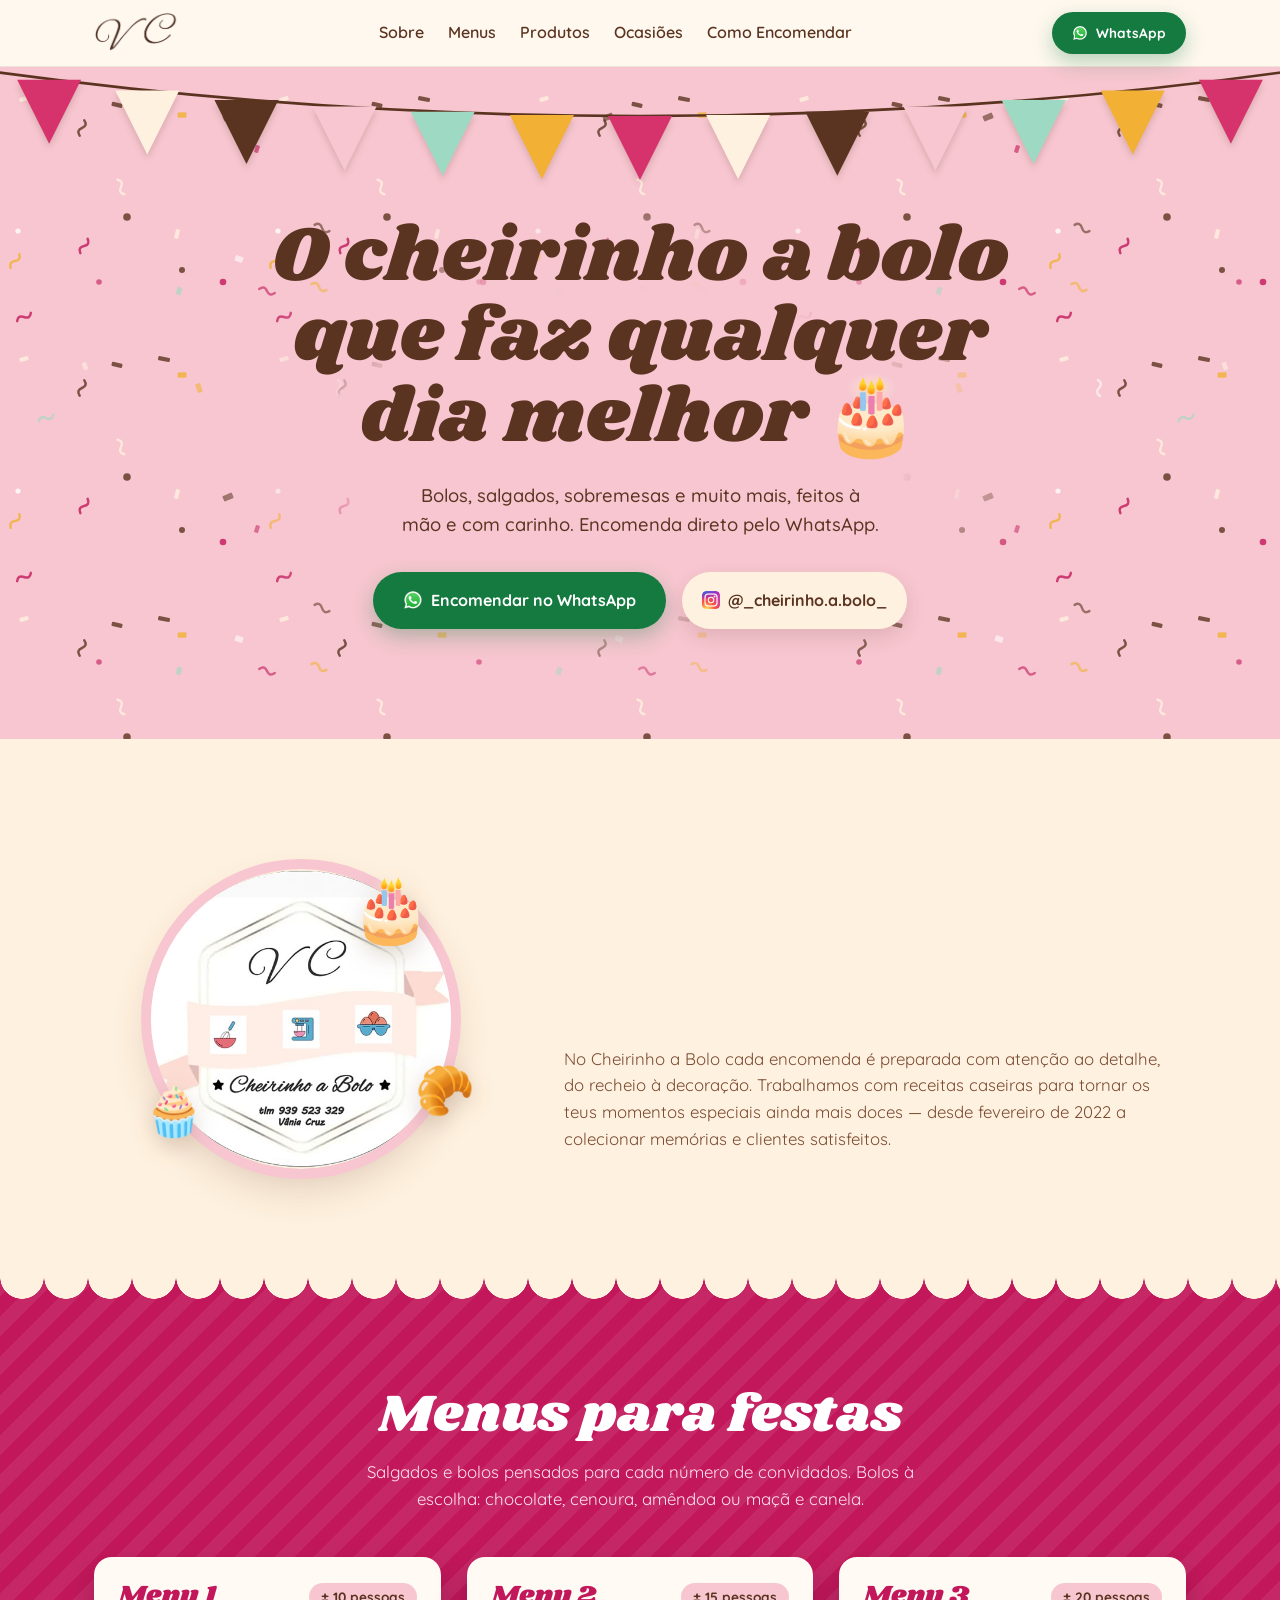
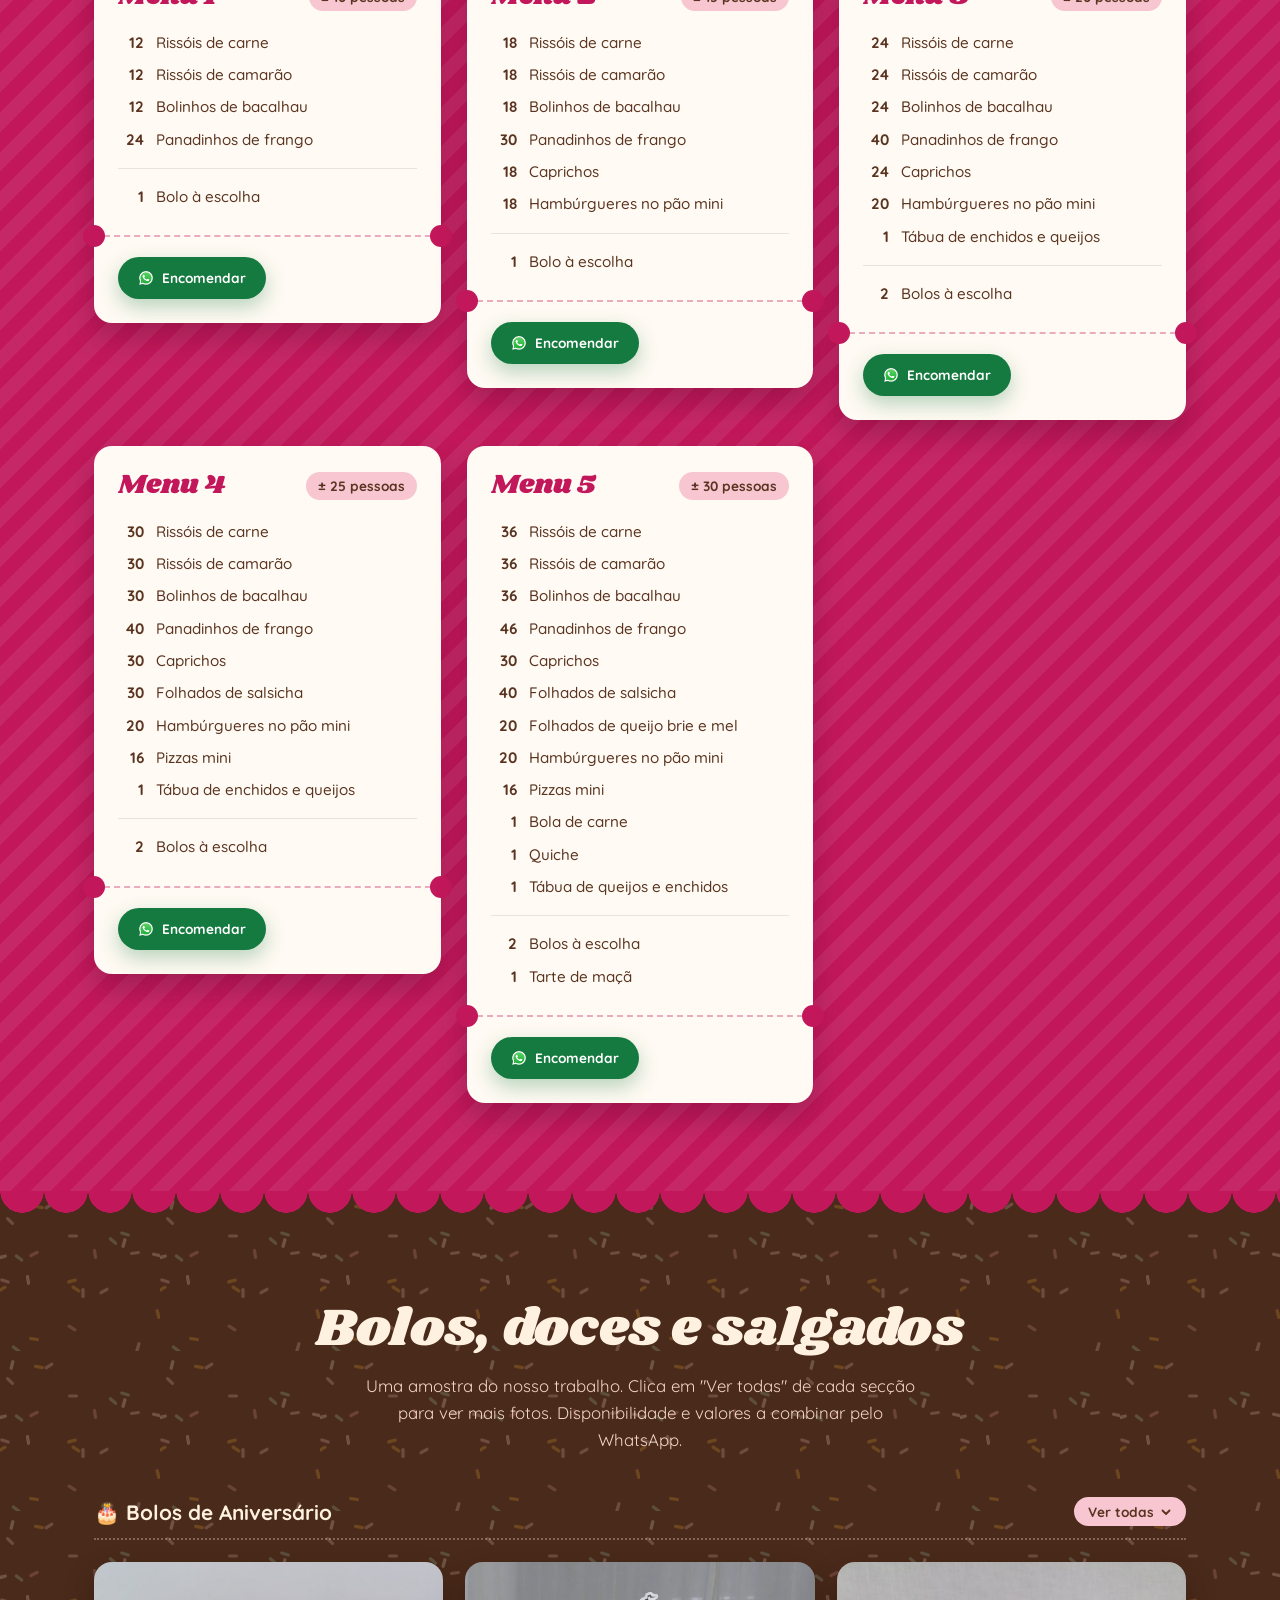
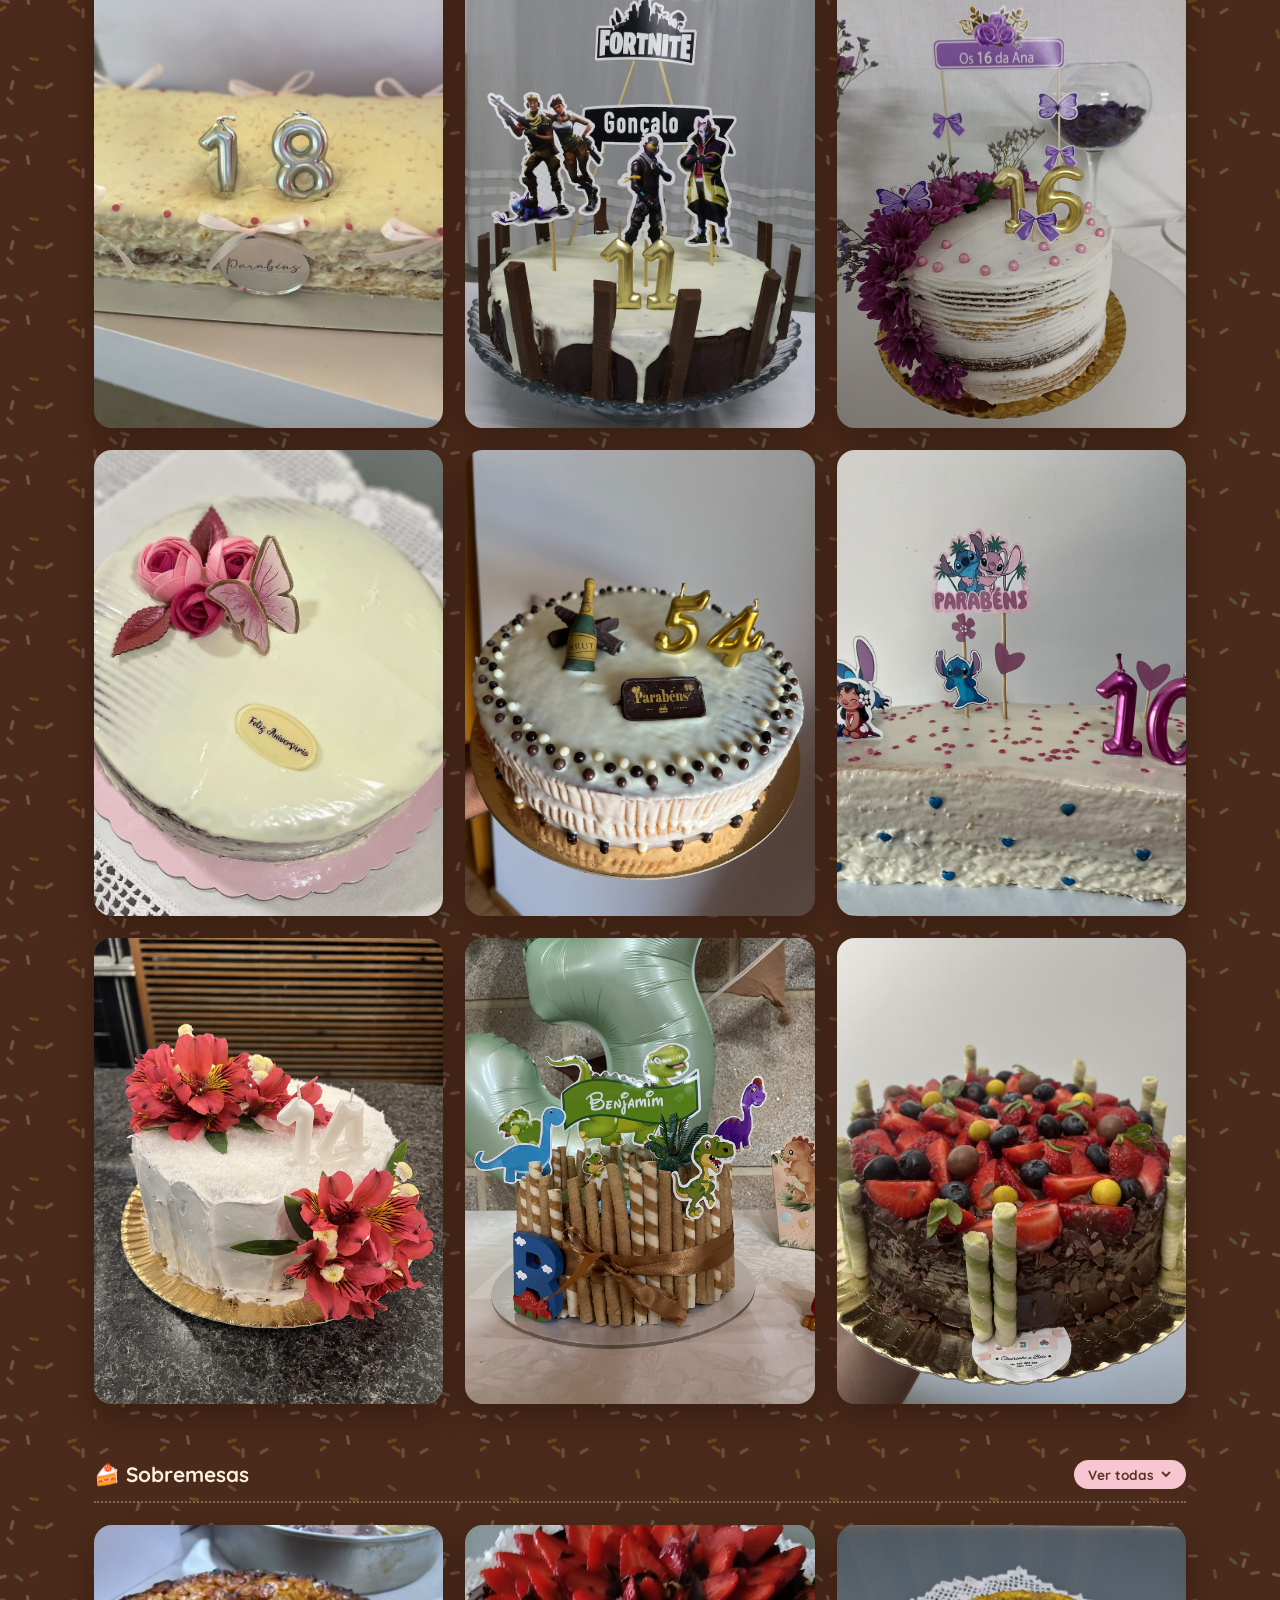
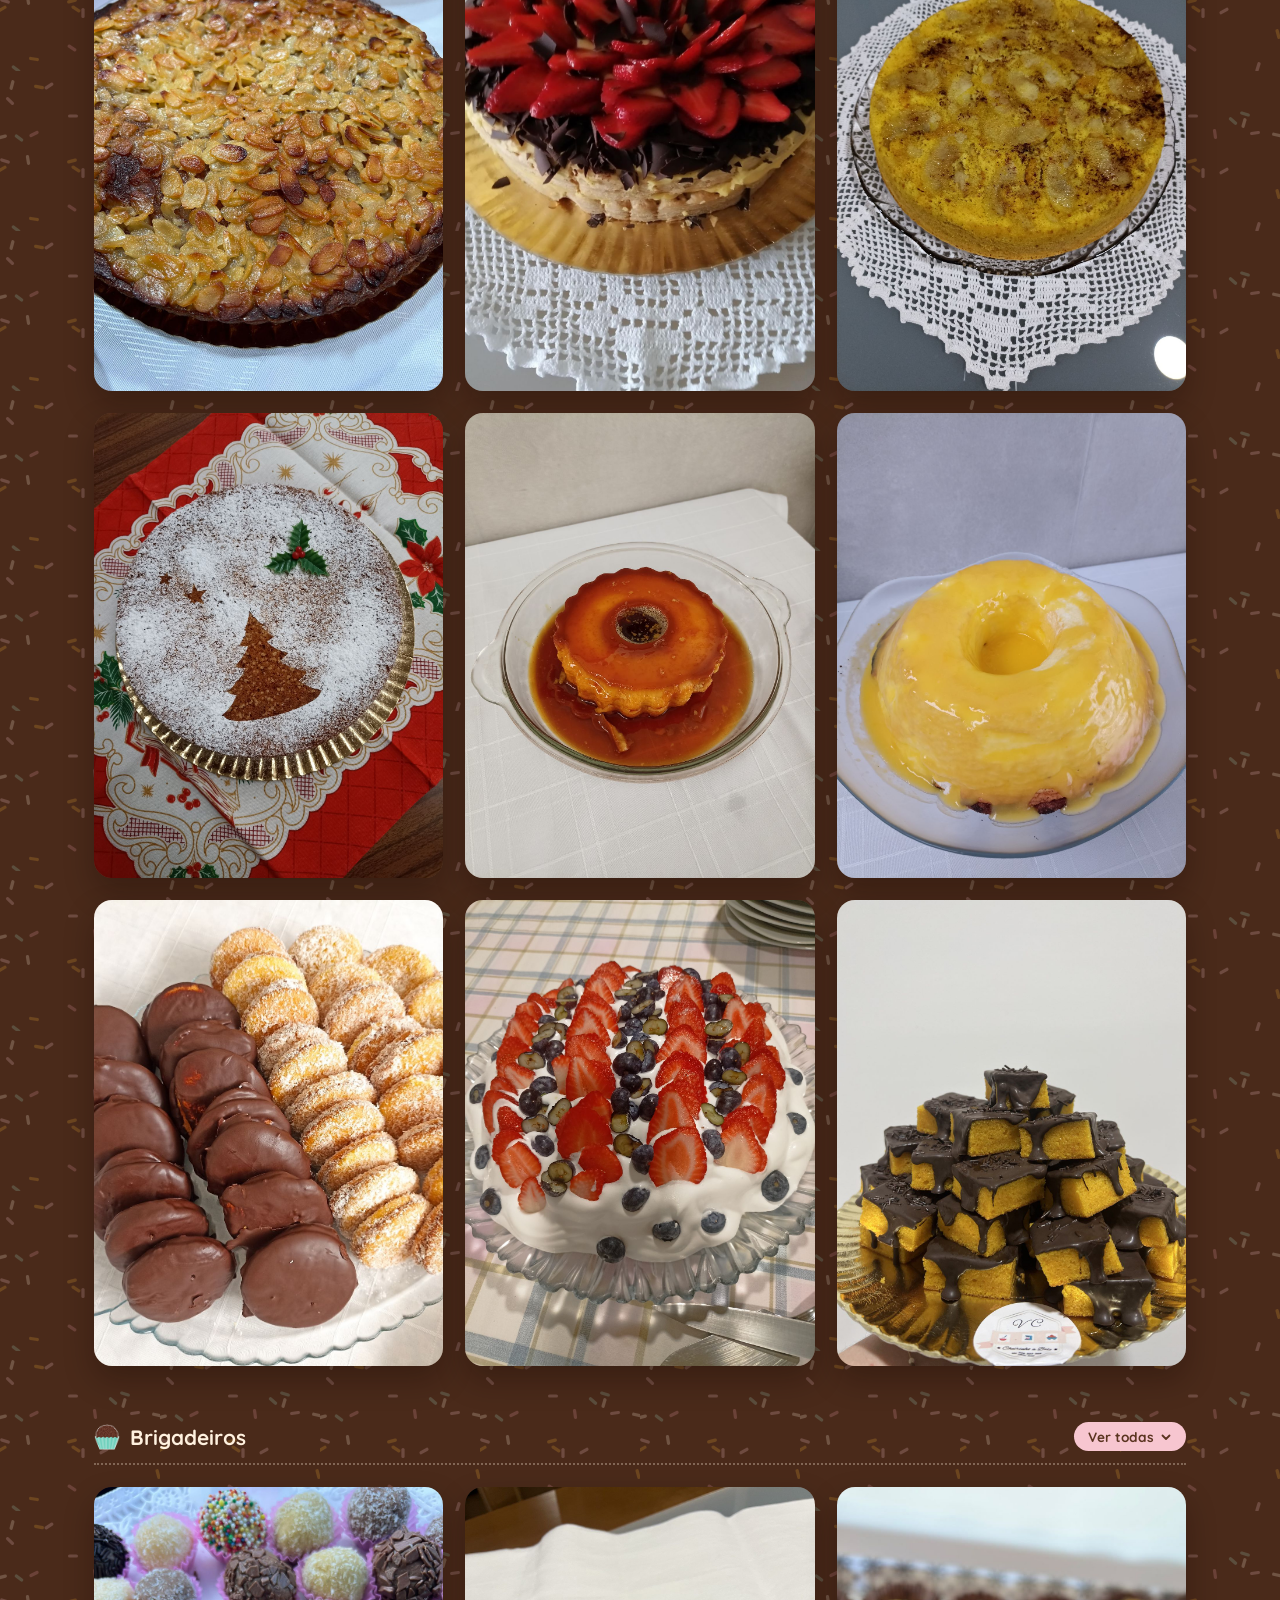
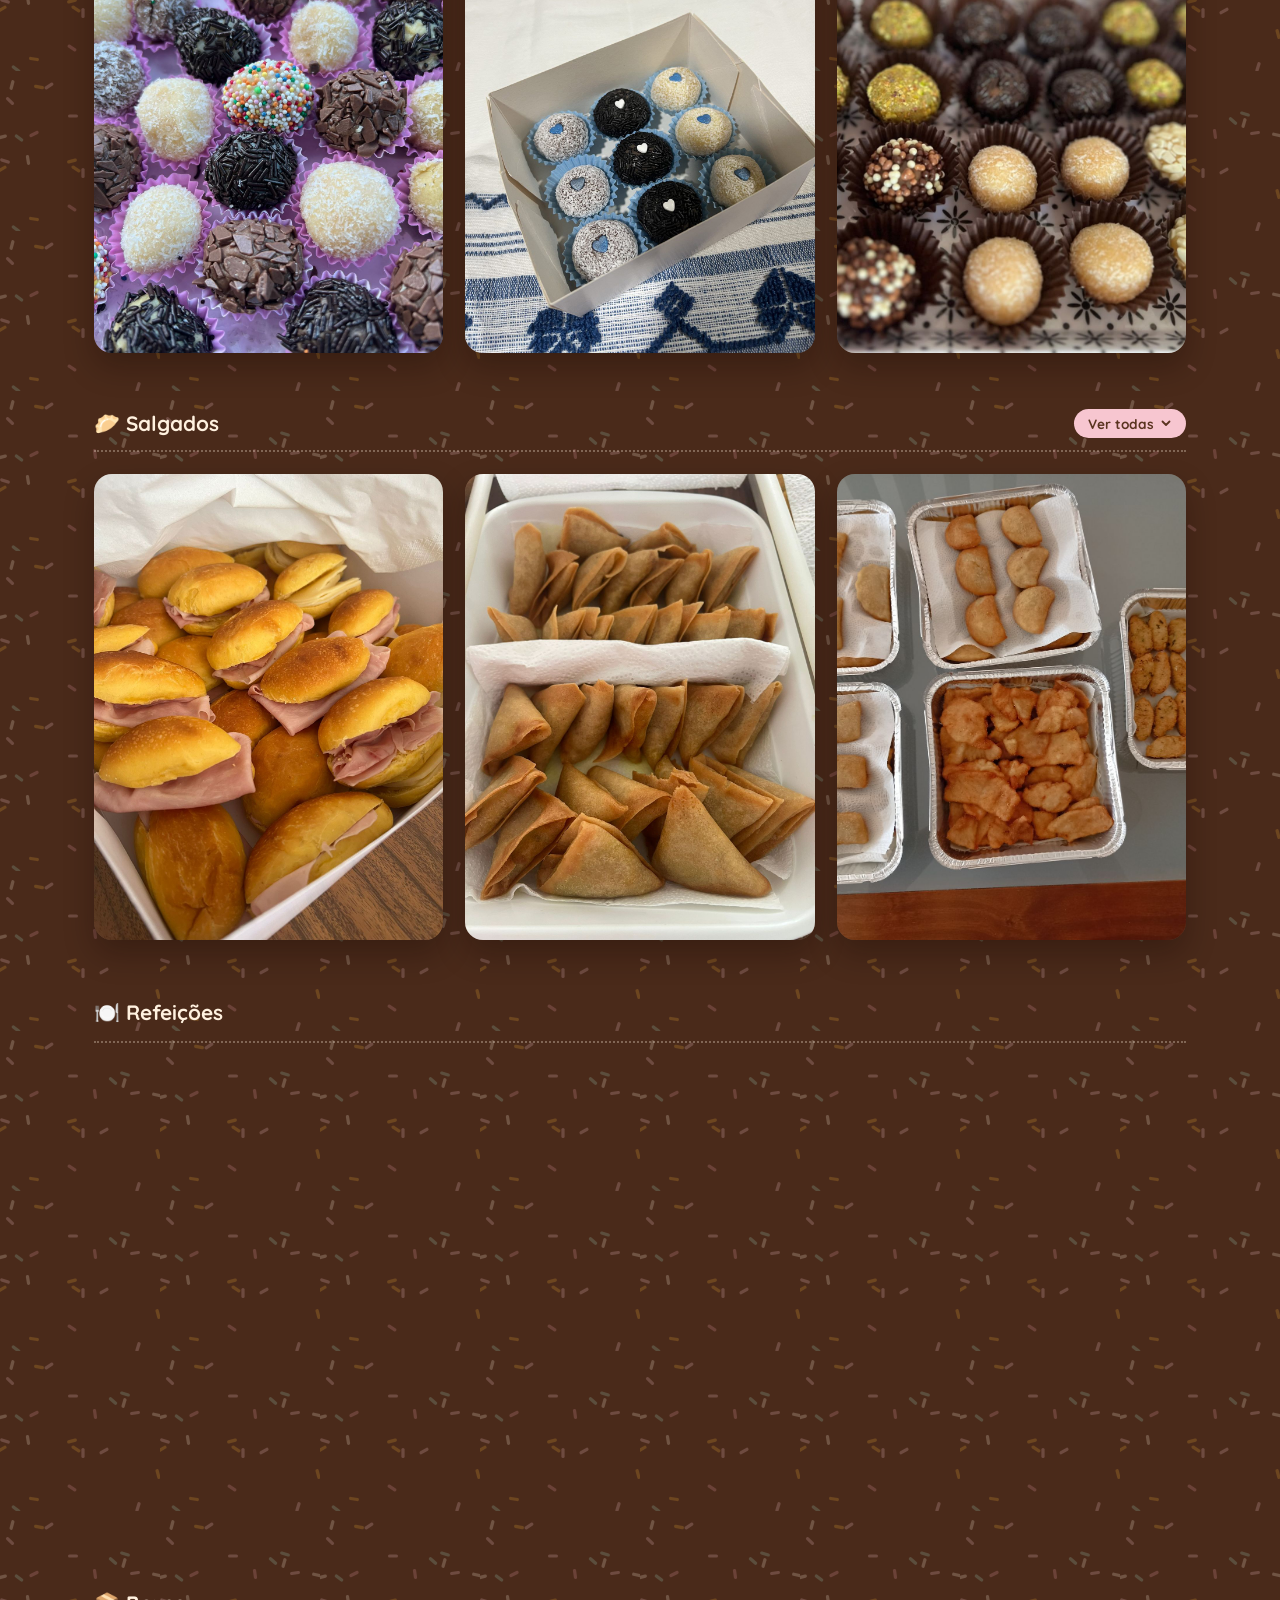
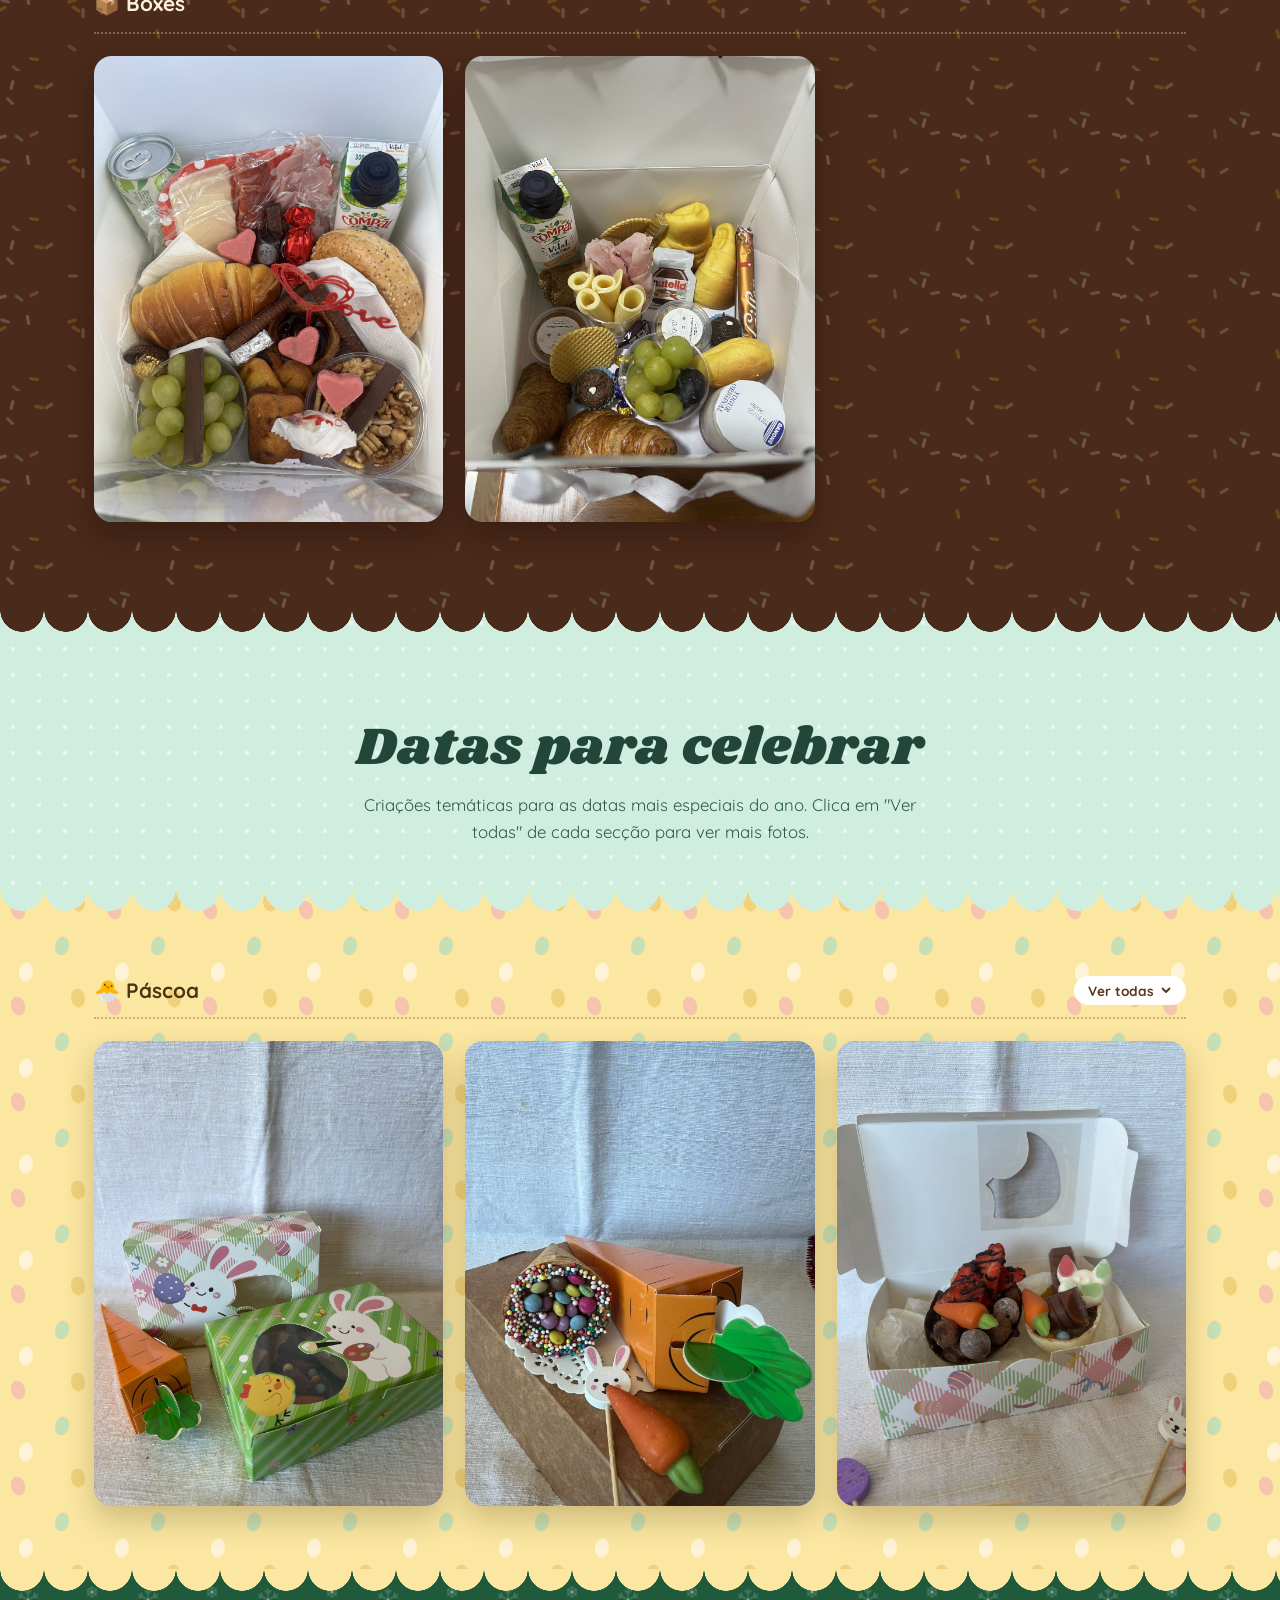
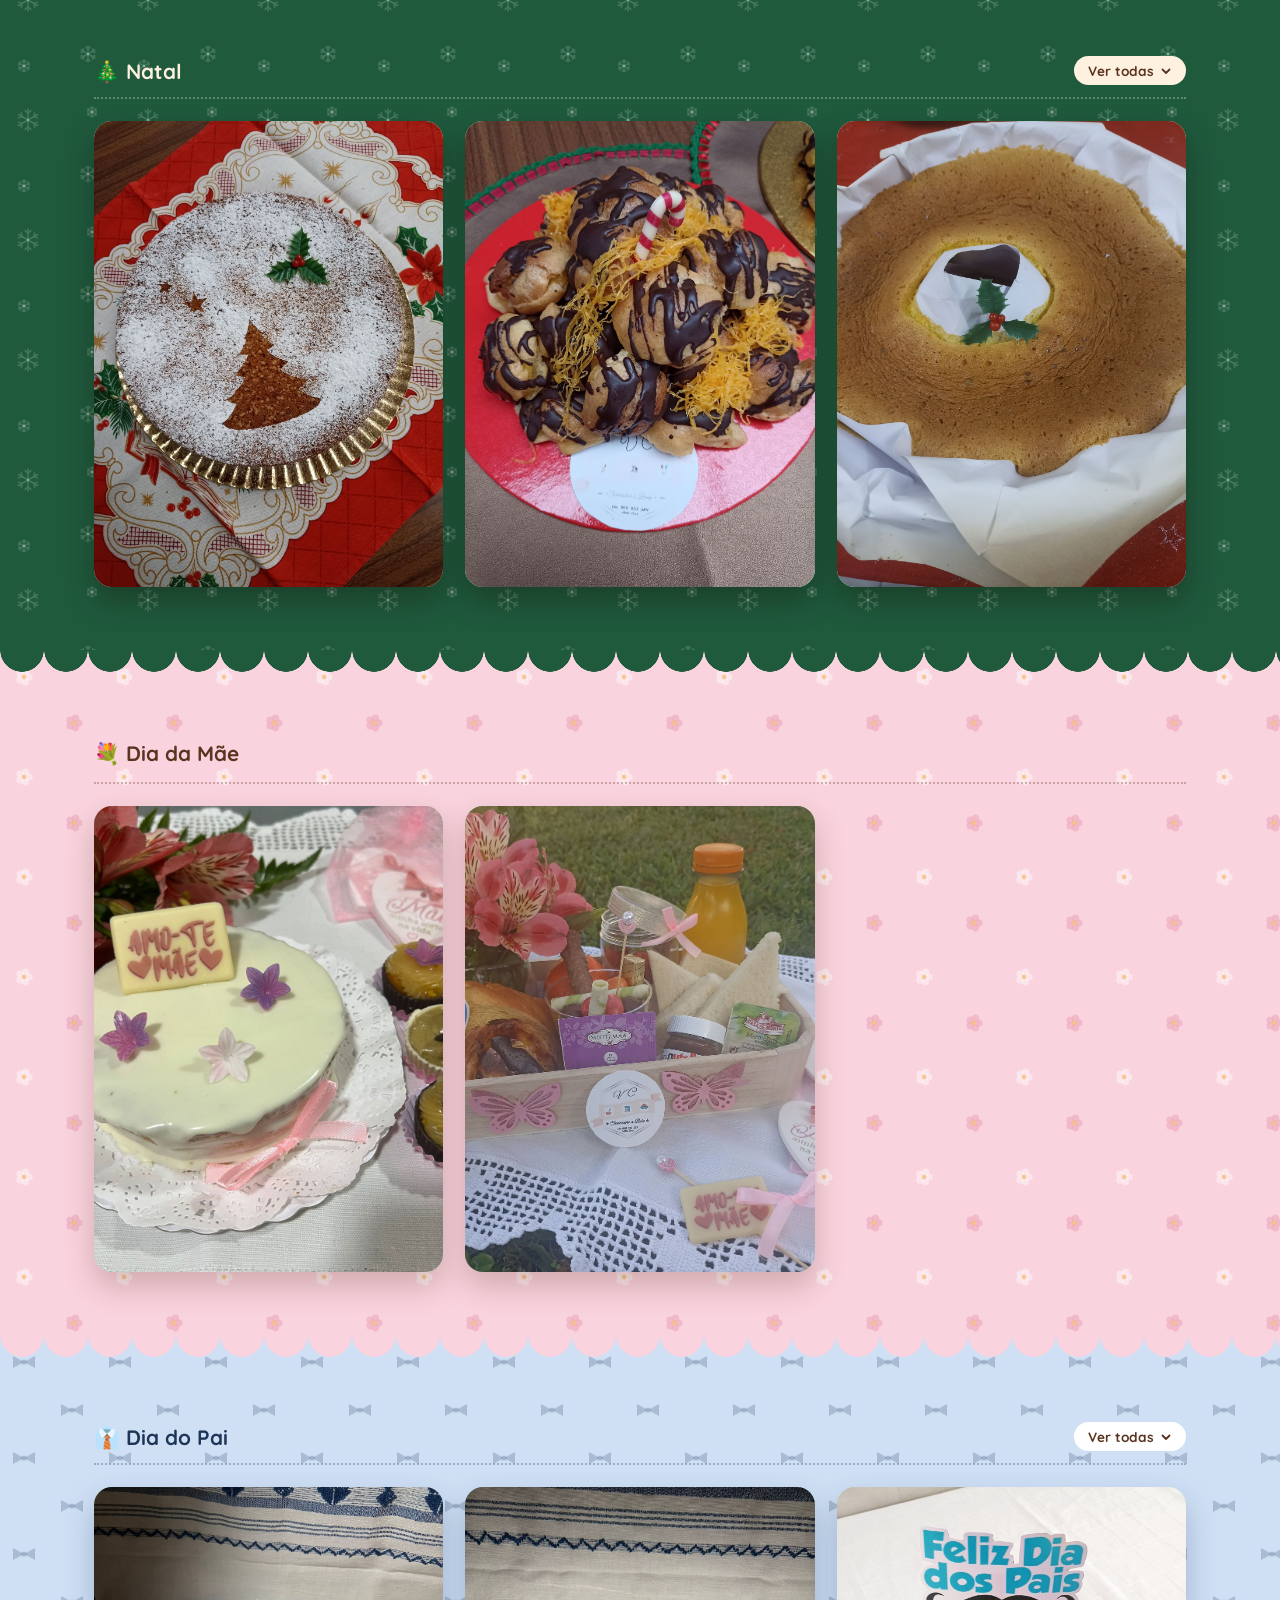
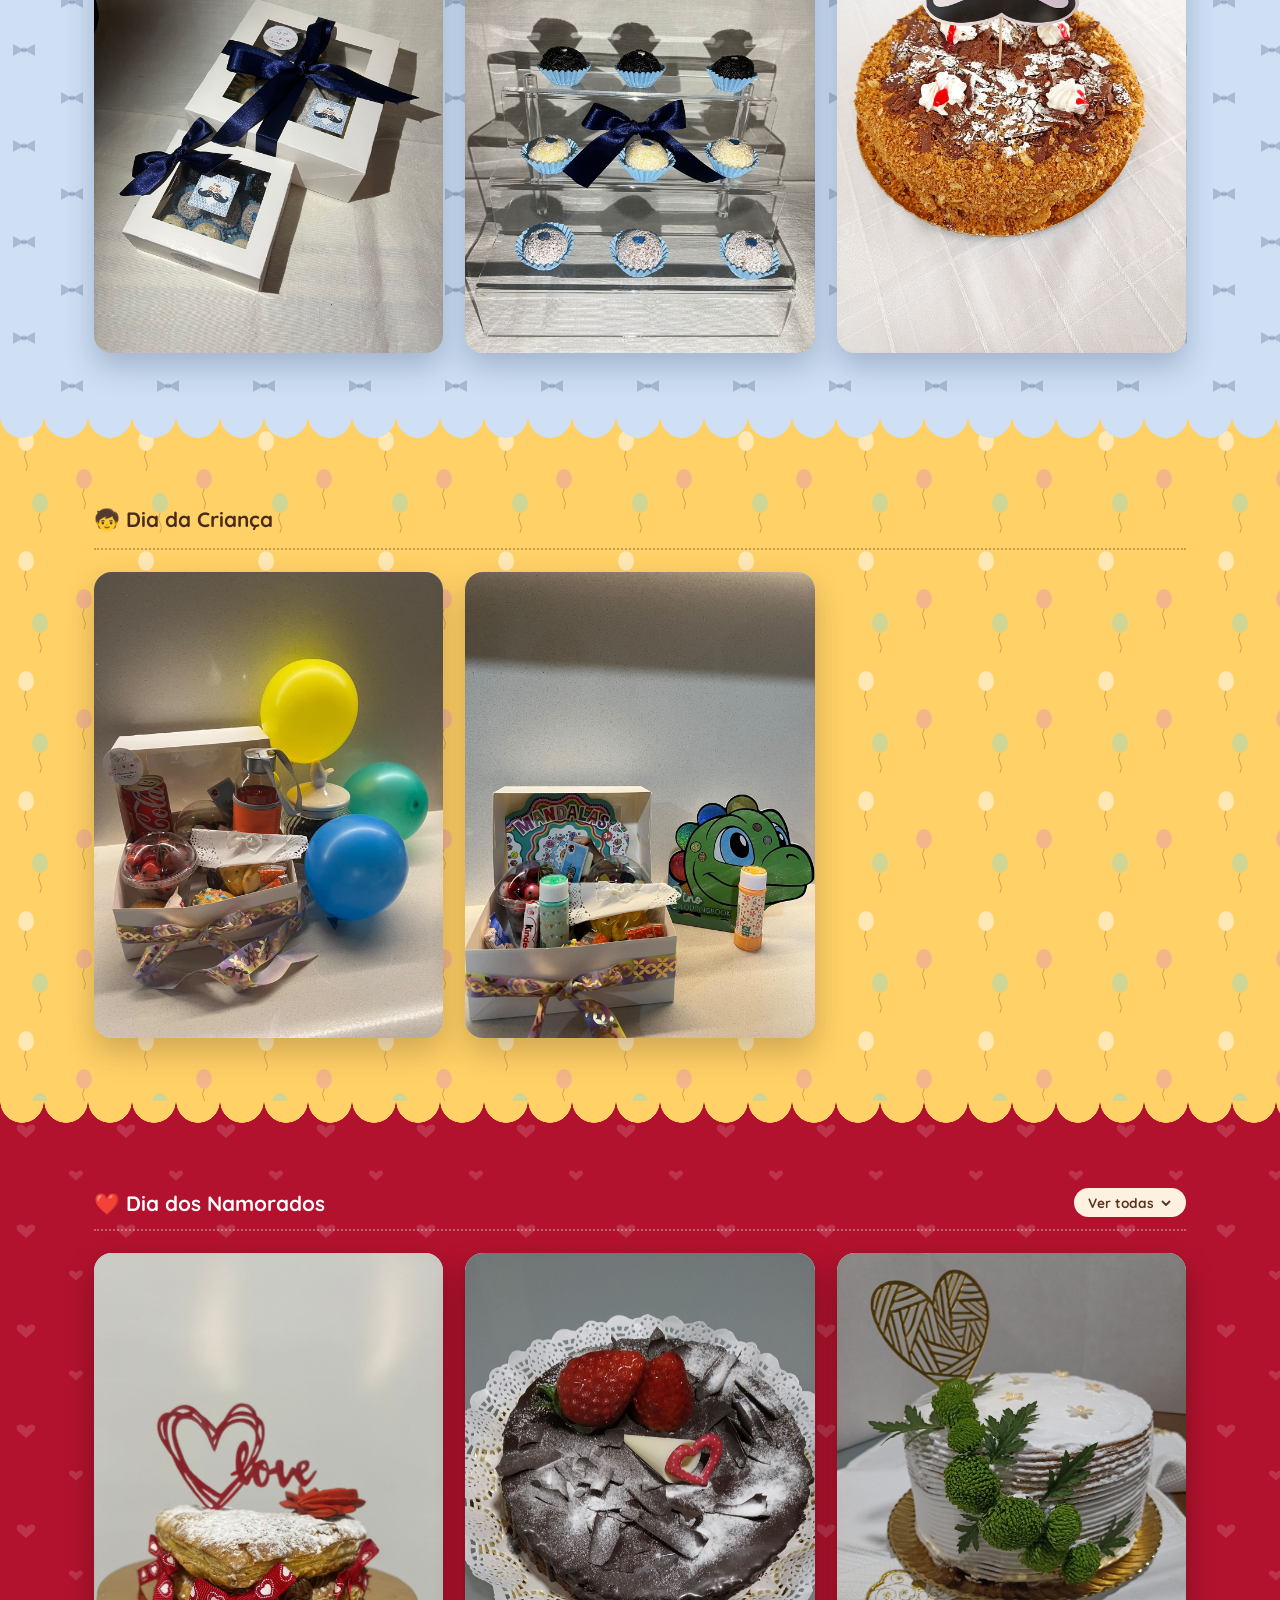
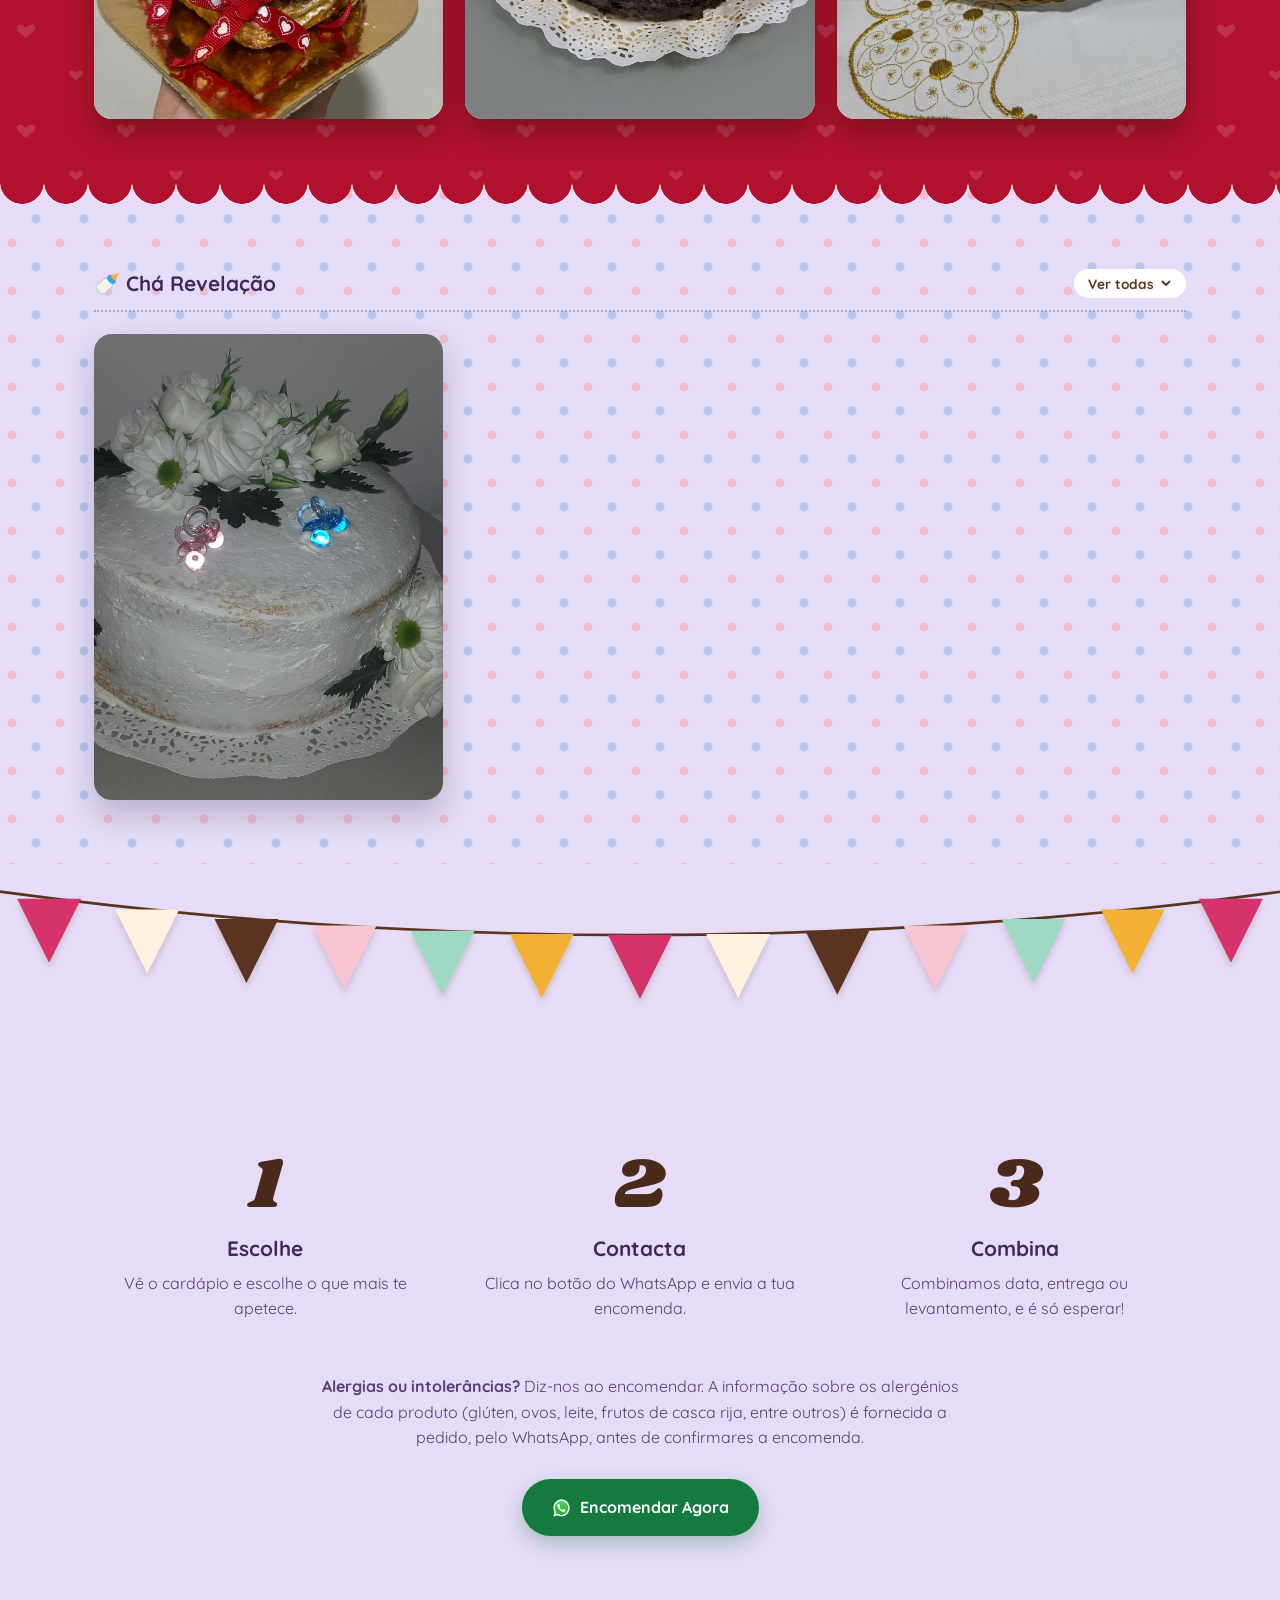
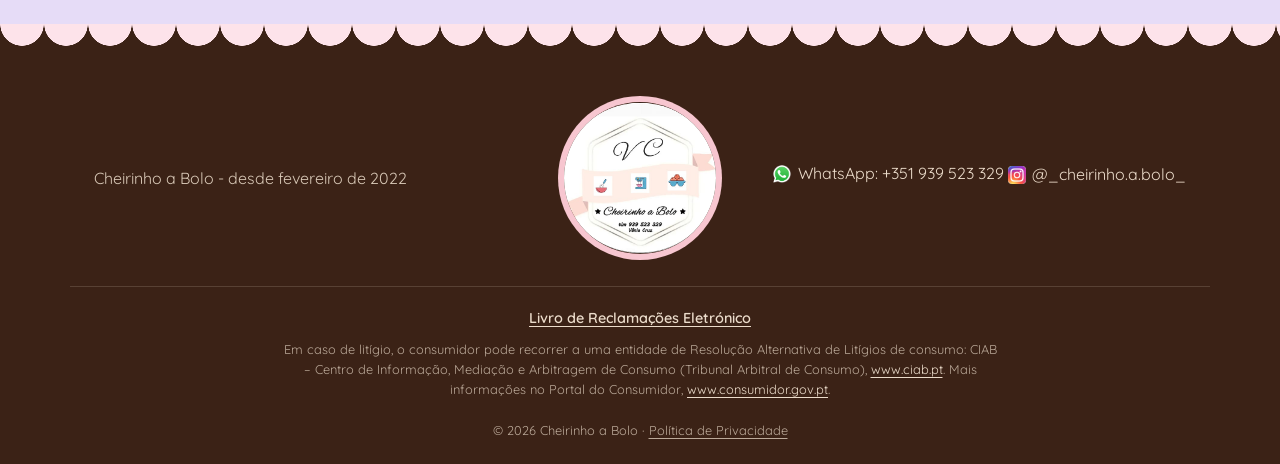
<file: index.html>
<!DOCTYPE html>
<html lang="pt">
<head>
<meta charset="UTF-8">
<meta name="viewport" content="width=device-width, initial-scale=1.0">
<title>Cheirinho a Bolo | Bolos e Salgados Artesanais</title>
<meta name="description" content="Bolos e salgados artesanais feitos com carinho. Encomendas via WhatsApp.">
<link rel="icon" href="data:image/svg+xml,<svg xmlns=%22http://www.w3.org/2000/svg%22 viewBox=%220 0 100 100%22><text y=%22.9em%22 font-size=%2290%22>🎂</text></svg>">
<link rel="preload" href="fonts/quicksand-latin.woff2" as="font" type="font/woff2" crossorigin>
<link rel="preload" href="fonts/shrikhand-latin.woff2" as="font" type="font/woff2" crossorigin>
<link rel="stylesheet" href="css/style.css?v=34">
</head>
<body>

<header class="site-header">
  <div class="container header-inner">
    <a href="#topo" class="logo-link"><img src="images/vc-logo.png" alt="Cheirinho a Bolo" class="logo-img"></a>

    <nav class="nav" id="nav">
      <a href="#sobre">Sobre</a>
      <a href="#menus">Menus</a>
      <a href="#produtos">Produtos</a>
      <a href="#ocasioes">Ocasiões</a>
      <a href="#como-encomendar">Como Encomendar</a>
    </nav>

    <div class="header-actions">
      <a class="btn btn-whatsapp btn-small" href="https://wa.me/351939523329?text=Ol%C3%A1!%20Gostaria%20de%20obter%20mais%20informa%C3%A7%C3%B5es." target="_blank" rel="noopener">
        <img class="whatsapp-icon" src="images/WhatsApp.svg.webp" alt=""> WhatsApp
      </a>
      <button class="nav-toggle" id="navToggle" aria-label="Abrir menu" aria-expanded="false">
        <span></span><span></span><span></span>
      </button>
    </div>
  </div>
</header>

<main id="topo">

  <!-- HERO -->
  <section class="secao hero">
    <svg class="bandeirolas bandeirolas-desktop" viewBox="0 0 1200 112" aria-hidden="true" focusable="false"><path d="M-10 4Q600 88 1210 4" fill="none" stroke="#5a3420" stroke-width="2.5"/><path class="flag" style="--i:0" d="M16 12L76 12L46 72Z" fill="#d6336c"/><path class="flag" style="--i:1" d="M108 22L168 22L138 82Z" fill="#fff1df"/><path class="flag" style="--i:2" d="M201 31L261 31L231 91Z" fill="#5a3420"/><path class="flag" style="--i:3" d="M293 37L353 37L323 97Z" fill="#f7c6d0"/><path class="flag" style="--i:4" d="M385 42L445 42L415 102Z" fill="#9ed9c4"/><path class="flag" style="--i:5" d="M478 45L538 45L508 105Z" fill="#f2b134"/><path class="flag" style="--i:6" d="M570 46L630 46L600 106Z" fill="#d6336c"/><path class="flag" style="--i:7" d="M662 45L722 45L692 105Z" fill="#fff1df"/><path class="flag" style="--i:8" d="M755 42L815 42L785 102Z" fill="#5a3420"/><path class="flag" style="--i:9" d="M847 37L907 37L877 97Z" fill="#f7c6d0"/><path class="flag" style="--i:10" d="M939 31L999 31L969 91Z" fill="#9ed9c4"/><path class="flag" style="--i:11" d="M1032 22L1092 22L1062 82Z" fill="#f2b134"/><path class="flag" style="--i:12" d="M1124 12L1184 12L1154 72Z" fill="#d6336c"/></svg>
    <svg class="bandeirolas bandeirolas-mobile" viewBox="0 0 600 110" aria-hidden="true" focusable="false"><path d="M-10 4Q300 56 610 4" fill="none" stroke="#5a3420" stroke-width="3"/><path class="flag" style="--i:0" d="M9 11L77 11L43 83Z" fill="#d6336c"/><path class="flag" style="--i:1" d="M95 22L163 22L129 94Z" fill="#fff1df"/><path class="flag" style="--i:2" d="M180 28L248 28L214 100Z" fill="#5a3420"/><path class="flag" style="--i:3" d="M266 30L334 30L300 102Z" fill="#f7c6d0"/><path class="flag" style="--i:4" d="M352 28L420 28L386 100Z" fill="#9ed9c4"/><path class="flag" style="--i:5" d="M437 22L505 22L471 94Z" fill="#f2b134"/><path class="flag" style="--i:6" d="M523 11L591 11L557 83Z" fill="#d6336c"/></svg>
    <div class="confettis" aria-hidden="true"></div>
    <div class="container hero-inner">
      <div class="hero-text">
        <h1>O cheirinho a bolo que faz qualquer dia melhor 🎂</h1>
        <p class="hero-sub">Bolos, salgados, sobremesas e muito mais, feitos à mão e com carinho. Encomenda direto pelo WhatsApp.</p>
        <div class="hero-cta">
          <a class="btn btn-whatsapp" href="https://wa.me/351939523329?text=Ol%C3%A1!%20Gostaria%20de%20obter%20mais%20informa%C3%A7%C3%B5es." target="_blank" rel="noopener">
            <img class="whatsapp-icon" src="images/WhatsApp.svg.webp" alt=""> Encomendar no WhatsApp
          </a>
          <a class="instagram-chip" href="https://www.instagram.com/_cheirinho.a.bolo_/" target="_blank" rel="noopener">
            <img class="ig-icon" src="images/insta-logo.jpg" alt=""> @_cheirinho.a.bolo_
          </a>
        </div>
      </div>
    </div>
  </section>

  <!-- SOBRE -->
  <section class="secao sobre" id="sobre">
    <div class="container sobre-inner">
      <div class="hero-visual" aria-hidden="true">
        <img class="hero-blob" src="images/logo.png" alt="Cheirinho a Bolo">
        <div class="hero-emoji hero-emoji-1">🎂</div>
        <div class="hero-emoji hero-emoji-2">🧁</div>
        <div class="hero-emoji hero-emoji-3">🥐</div>
      </div>
      <div class="sobre-text">
        <h2>Doces e salgados caseiros, feitos com ingredientes de qualidade.</h2>
        <p>No Cheirinho a Bolo cada encomenda é preparada com atenção ao detalhe, do recheio à decoração. Trabalhamos com receitas caseiras para tornar os teus momentos especiais ainda mais doces — desde fevereiro de 2022 a colecionar memórias e clientes satisfeitos.</p>
      </div>
    </div>
  </section>

  <!-- MENUS -->
  <section class="secao menus" id="menus">
    <div class="container">
      <h2 class="center">Menus para festas</h2>
      <p class="section-sub center">Salgados e bolos pensados para cada número de convidados. Bolos à escolha: chocolate, cenoura, amêndoa ou maçã e canela.</p>

      <div class="menus-grid">
        <article class="menu-card">
          <header class="menu-card-head">
            <h3>Menu 1</h3>
            <span class="menu-pessoas">± 10 pessoas</span>
          </header>
          <ul class="menu-itens">
            <li><span>12</span> Rissóis de carne</li>
            <li><span>12</span> Rissóis de camarão</li>
            <li><span>12</span> Bolinhos de bacalhau</li>
            <li><span>24</span> Panadinhos de frango</li>
          </ul>
          <ul class="menu-itens menu-doces">
            <li><span>1</span> Bolo à escolha</li>
          </ul>
          <div class="menu-picotado" aria-hidden="true"></div>
          <a class="btn btn-whatsapp btn-small" href="https://wa.me/351939523329?text=Ol%C3%A1!%20Gostaria%20de%20encomendar%20o%20Menu%201." target="_blank" rel="noopener">
            <img class="whatsapp-icon" src="images/WhatsApp.svg.webp" alt=""> Encomendar
          </a>
        </article>

        <article class="menu-card">
          <header class="menu-card-head">
            <h3>Menu 2</h3>
            <span class="menu-pessoas">± 15 pessoas</span>
          </header>
          <ul class="menu-itens">
            <li><span>18</span> Rissóis de carne</li>
            <li><span>18</span> Rissóis de camarão</li>
            <li><span>18</span> Bolinhos de bacalhau</li>
            <li><span>30</span> Panadinhos de frango</li>
            <li><span>18</span> Caprichos</li>
            <li><span>18</span> Hambúrgueres no pão mini</li>
          </ul>
          <ul class="menu-itens menu-doces">
            <li><span>1</span> Bolo à escolha</li>
          </ul>
          <div class="menu-picotado" aria-hidden="true"></div>
          <a class="btn btn-whatsapp btn-small" href="https://wa.me/351939523329?text=Ol%C3%A1!%20Gostaria%20de%20encomendar%20o%20Menu%202." target="_blank" rel="noopener">
            <img class="whatsapp-icon" src="images/WhatsApp.svg.webp" alt=""> Encomendar
          </a>
        </article>

        <article class="menu-card">
          <header class="menu-card-head">
            <h3>Menu 3</h3>
            <span class="menu-pessoas">± 20 pessoas</span>
          </header>
          <ul class="menu-itens">
            <li><span>24</span> Rissóis de carne</li>
            <li><span>24</span> Rissóis de camarão</li>
            <li><span>24</span> Bolinhos de bacalhau</li>
            <li><span>40</span> Panadinhos de frango</li>
            <li><span>24</span> Caprichos</li>
            <li><span>20</span> Hambúrgueres no pão mini</li>
            <li><span>1</span> Tábua de enchidos e queijos</li>
          </ul>
          <ul class="menu-itens menu-doces">
            <li><span>2</span> Bolos à escolha</li>
          </ul>
          <div class="menu-picotado" aria-hidden="true"></div>
          <a class="btn btn-whatsapp btn-small" href="https://wa.me/351939523329?text=Ol%C3%A1!%20Gostaria%20de%20encomendar%20o%20Menu%203." target="_blank" rel="noopener">
            <img class="whatsapp-icon" src="images/WhatsApp.svg.webp" alt=""> Encomendar
          </a>
        </article>

        <article class="menu-card">
          <header class="menu-card-head">
            <h3>Menu 4</h3>
            <span class="menu-pessoas">± 25 pessoas</span>
          </header>
          <ul class="menu-itens">
            <li><span>30</span> Rissóis de carne</li>
            <li><span>30</span> Rissóis de camarão</li>
            <li><span>30</span> Bolinhos de bacalhau</li>
            <li><span>40</span> Panadinhos de frango</li>
            <li><span>30</span> Caprichos</li>
            <li><span>30</span> Folhados de salsicha</li>
            <li><span>20</span> Hambúrgueres no pão mini</li>
            <li><span>16</span> Pizzas mini</li>
            <li><span>1</span> Tábua de enchidos e queijos</li>
          </ul>
          <ul class="menu-itens menu-doces">
            <li><span>2</span> Bolos à escolha</li>
          </ul>
          <div class="menu-picotado" aria-hidden="true"></div>
          <a class="btn btn-whatsapp btn-small" href="https://wa.me/351939523329?text=Ol%C3%A1!%20Gostaria%20de%20encomendar%20o%20Menu%204." target="_blank" rel="noopener">
            <img class="whatsapp-icon" src="images/WhatsApp.svg.webp" alt=""> Encomendar
          </a>
        </article>

        <article class="menu-card">
          <header class="menu-card-head">
            <h3>Menu 5</h3>
            <span class="menu-pessoas">± 30 pessoas</span>
          </header>
          <ul class="menu-itens">
            <li><span>36</span> Rissóis de carne</li>
            <li><span>36</span> Rissóis de camarão</li>
            <li><span>36</span> Bolinhos de bacalhau</li>
            <li><span>46</span> Panadinhos de frango</li>
            <li><span>30</span> Caprichos</li>
            <li><span>40</span> Folhados de salsicha</li>
            <li><span>20</span> Folhados de queijo brie e mel</li>
            <li><span>20</span> Hambúrgueres no pão mini</li>
            <li><span>16</span> Pizzas mini</li>
            <li><span>1</span> Bola de carne</li>
            <li><span>1</span> Quiche</li>
            <li><span>1</span> Tábua de queijos e enchidos</li>
          </ul>
          <ul class="menu-itens menu-doces">
            <li><span>2</span> Bolos à escolha</li>
            <li><span>1</span> Tarte de maçã</li>
          </ul>
          <div class="menu-picotado" aria-hidden="true"></div>
          <a class="btn btn-whatsapp btn-small" href="https://wa.me/351939523329?text=Ol%C3%A1!%20Gostaria%20de%20encomendar%20o%20Menu%205." target="_blank" rel="noopener">
            <img class="whatsapp-icon" src="images/WhatsApp.svg.webp" alt=""> Encomendar
          </a>
        </article>
      </div>
    </div>
  </section>

  <!-- PRODUTOS -->
  <section class="secao produtos" id="produtos">
    <div class="container">
      <h2 class="center">Bolos, doces e salgados</h2>
      <p class="section-sub center">Uma amostra do nosso trabalho. Clica em "Ver todas" de cada secção para ver mais fotos. Disponibilidade e valores a combinar pelo WhatsApp.</p>

      <div class="produto-categoria">
        <button class="produto-cat-toggle" type="button" aria-expanded="false" aria-controls="grid-bolos-aniversario-extra">
          <h3>🎂 Bolos de Aniversário</h3>
          <span class="toggle-hint"><span class="toggle-label">Ver todas</span> <svg class="chevron" viewBox="0 0 12 12" aria-hidden="true" focusable="false"><path d="M2.5 4.5 6 8l3.5-3.5" fill="none" stroke="currentColor" stroke-width="1.8" stroke-linecap="round" stroke-linejoin="round"/></svg></span>
        </button>
        <div class="produto-grid">
          <figure class="produto-card">
            <div class="produto-card-img"><img src="images-web/bolos-aniversario/capa/bolos-aniversario-capa-1.jpg?v=1788644944" alt="Bolo de aniversário 1" loading="lazy"></div>
          </figure>
          <figure class="produto-card">
            <div class="produto-card-img"><img src="images-web/bolos-aniversario/capa/bolos-aniversario-capa-2.jpg?v=1788644945" alt="Bolo de aniversário 2" loading="lazy"></div>
          </figure>
          <figure class="produto-card">
            <div class="produto-card-img"><img src="images-web/bolos-aniversario/capa/bolos-aniversario-capa-3.jpg?v=1788644945" alt="Bolo de aniversário 3" loading="lazy"></div>
          </figure>
          <figure class="produto-card">
            <div class="produto-card-img"><img src="images-web/bolos-aniversario/capa/bolos-aniversario-capa-4.jpg?v=1788644946" alt="Bolo de aniversário 4" loading="lazy"></div>
          </figure>
          <figure class="produto-card">
            <div class="produto-card-img"><img src="images-web/bolos-aniversario/capa/bolos-aniversario-capa-5.jpg?v=1788644946" alt="Bolo de aniversário 5" loading="lazy"></div>
          </figure>
          <figure class="produto-card">
            <div class="produto-card-img"><img src="images-web/bolos-aniversario/capa/bolos-aniversario-capa-6.jpg?v=1788644946" alt="Bolo de aniversário 6" loading="lazy"></div>
          </figure>
          <figure class="produto-card">
            <div class="produto-card-img"><img src="images-web/bolos-aniversario/capa/bolos-aniversario-capa-7.jpg?v=1788644946" alt="Bolo de aniversário 7" loading="lazy"></div>
          </figure>
          <figure class="produto-card">
            <div class="produto-card-img"><img src="images-web/bolos-aniversario/capa/bolos-aniversario-capa-8.jpg?v=1788644946" alt="Bolo de aniversário 8" loading="lazy"></div>
          </figure>
          <figure class="produto-card">
            <div class="produto-card-img"><img src="images-web/bolos-aniversario/capa/bolos-aniversario-capa-9.jpg?v=1788644947" alt="Bolo de aniversário 9" loading="lazy"></div>
          </figure>
        </div>
        <div class="produto-grid produto-grid-extra" id="grid-bolos-aniversario-extra" hidden>
          <figure class="produto-card">
            <div class="produto-card-img"><img src="images-web/bolos-aniversario/extra/bolos-aniversario-extra-1.jpg?v=1788644947" alt="Bolo de aniversário 1" loading="lazy"></div>
          </figure>
          <figure class="produto-card">
            <div class="produto-card-img"><img src="images-web/bolos-aniversario/extra/bolos-aniversario-extra-2.jpg?v=1788644947" alt="Bolo de aniversário 2" loading="lazy"></div>
          </figure>
          <figure class="produto-card">
            <div class="produto-card-img"><img src="images-web/bolos-aniversario/extra/bolos-aniversario-extra-3.jpg?v=1788644947" alt="Bolo de aniversário 3" loading="lazy"></div>
          </figure>
          <figure class="produto-card">
            <div class="produto-card-img"><img src="images-web/bolos-aniversario/extra/bolos-aniversario-extra-4.jpg?v=1788644948" alt="Bolo de aniversário 4" loading="lazy"></div>
          </figure>
          <figure class="produto-card">
            <div class="produto-card-img"><img src="images-web/bolos-aniversario/extra/bolos-aniversario-extra-5.jpg?v=1788644948" alt="Bolo de aniversário 5" loading="lazy"></div>
          </figure>
          <figure class="produto-card">
            <div class="produto-card-img"><img src="images-web/bolos-aniversario/extra/bolos-aniversario-extra-6.jpg?v=1788644948" alt="Bolo de aniversário 6" loading="lazy"></div>
          </figure>
          <figure class="produto-card">
            <div class="produto-card-img"><img src="images-web/bolos-aniversario/extra/bolos-aniversario-extra-7.jpg?v=1788644948" alt="Bolo de aniversário 7" loading="lazy"></div>
          </figure>
          <figure class="produto-card">
            <div class="produto-card-img"><img src="images-web/bolos-aniversario/extra/bolos-aniversario-extra-8.jpg?v=1788644949" alt="Bolo de aniversário 8" loading="lazy"></div>
          </figure>
          <figure class="produto-card">
            <div class="produto-card-img"><img src="images-web/bolos-aniversario/extra/bolos-aniversario-extra-9.jpg?v=1788644950" alt="Bolo de aniversário 9" loading="lazy"></div>
          </figure>
          <figure class="produto-card">
            <div class="produto-card-img"><img src="images-web/bolos-aniversario/extra/bolos-aniversario-extra-10.jpg?v=1788644950" alt="Bolo de aniversário 10" loading="lazy"></div>
          </figure>
          <figure class="produto-card">
            <div class="produto-card-img"><img src="images-web/bolos-aniversario/extra/bolos-aniversario-extra-11.jpg?v=1788644951" alt="Bolo de aniversário 11" loading="lazy"></div>
          </figure>
          <figure class="produto-card">
            <div class="produto-card-img"><img src="images-web/bolos-aniversario/extra/bolos-aniversario-extra-12.jpg?v=1788644951" alt="Bolo de aniversário 12" loading="lazy"></div>
          </figure>
          <figure class="produto-card">
            <div class="produto-card-img"><img src="images-web/bolos-aniversario/extra/bolos-aniversario-extra-13.jpg?v=1788644952" alt="Bolo de aniversário 13" loading="lazy"></div>
          </figure>
          <figure class="produto-card">
            <div class="produto-card-img"><img src="images-web/bolos-aniversario/extra/bolos-aniversario-extra-14.jpg?v=1788644952" alt="Bolo de aniversário 14" loading="lazy"></div>
          </figure>
          <figure class="produto-card">
            <div class="produto-card-img"><img src="images-web/bolos-aniversario/extra/bolos-aniversario-extra-15.jpg?v=1788644953" alt="Bolo de aniversário 15" loading="lazy"></div>
          </figure>
          <figure class="produto-card">
            <div class="produto-card-img"><img src="images-web/bolos-aniversario/extra/bolos-aniversario-extra-16.jpg?v=1788644954" alt="Bolo de aniversário 16" loading="lazy"></div>
          </figure>
          <figure class="produto-card">
            <div class="produto-card-img"><img src="images-web/bolos-aniversario/extra/bolos-aniversario-extra-17.jpg?v=1788644954" alt="Bolo de aniversário 17" loading="lazy"></div>
          </figure>
          <figure class="produto-card">
            <div class="produto-card-img"><img src="images-web/bolos-aniversario/extra/bolos-aniversario-extra-18.jpg?v=1788644955" alt="Bolo de aniversário 18" loading="lazy"></div>
          </figure>
          <figure class="produto-card">
            <div class="produto-card-img"><img src="images-web/bolos-aniversario/extra/bolos-aniversario-extra-19.jpg?v=1788644955" alt="Bolo de aniversário 19" loading="lazy"></div>
          </figure>
          <figure class="produto-card">
            <div class="produto-card-img"><img src="images-web/bolos-aniversario/extra/bolos-aniversario-extra-20.jpg?v=1788644956" alt="Bolo de aniversário 20" loading="lazy"></div>
          </figure>
          <figure class="produto-card">
            <div class="produto-card-img"><img src="images-web/bolos-aniversario/extra/bolos-aniversario-extra-21.jpg?v=1788644957" alt="Bolo de aniversário 21" loading="lazy"></div>
          </figure>
          <figure class="produto-card">
            <div class="produto-card-img"><img src="images-web/bolos-aniversario/extra/bolos-aniversario-extra-22.jpg?v=1788644957" alt="Bolo de aniversário 22" loading="lazy"></div>
          </figure>
          <figure class="produto-card">
            <div class="produto-card-img"><img src="images-web/bolos-aniversario/extra/bolos-aniversario-extra-23.jpg?v=1788644958" alt="Bolo de aniversário 23" loading="lazy"></div>
          </figure>
          <figure class="produto-card">
            <div class="produto-card-img"><img src="images-web/bolos-aniversario/extra/bolos-aniversario-extra-24.jpg?v=1788644959" alt="Bolo de aniversário 24" loading="lazy"></div>
          </figure>
          <figure class="produto-card">
            <div class="produto-card-img"><img src="images-web/bolos-aniversario/extra/bolos-aniversario-extra-25.jpg?v=1788644959" alt="Bolo de aniversário 25" loading="lazy"></div>
          </figure>
          <figure class="produto-card">
            <div class="produto-card-img"><img src="images-web/bolos-aniversario/extra/bolos-aniversario-extra-26.jpg?v=1788644960" alt="Bolo de aniversário 26" loading="lazy"></div>
          </figure>
          <figure class="produto-card">
            <div class="produto-card-img"><img src="images-web/bolos-aniversario/extra/bolos-aniversario-extra-27.jpg?v=1788644960" alt="Bolo de aniversário 27" loading="lazy"></div>
          </figure>
          <figure class="produto-card">
            <div class="produto-card-img"><img src="images-web/bolos-aniversario/extra/bolos-aniversario-extra-28.jpg?v=1788644961" alt="Bolo de aniversário 28" loading="lazy"></div>
          </figure>
          <figure class="produto-card">
            <div class="produto-card-img"><img src="images-web/bolos-aniversario/extra/bolos-aniversario-extra-29.jpg?v=1788644962" alt="Bolo de aniversário 29" loading="lazy"></div>
          </figure>
          <figure class="produto-card">
            <div class="produto-card-img"><img src="images-web/bolos-aniversario/extra/bolos-aniversario-extra-30.jpg?v=1788644962" alt="Bolo de aniversário 30" loading="lazy"></div>
          </figure>
          <figure class="produto-card">
            <div class="produto-card-img"><img src="images-web/bolos-aniversario/extra/bolos-aniversario-extra-31.jpg?v=1788644962" alt="Bolo de aniversário 31" loading="lazy"></div>
          </figure>
          <figure class="produto-card">
            <div class="produto-card-img"><img src="images-web/bolos-aniversario/extra/bolos-aniversario-extra-32.jpg?v=1788644962" alt="Bolo de aniversário 32" loading="lazy"></div>
          </figure>
          <figure class="produto-card">
            <div class="produto-card-img"><img src="images-web/bolos-aniversario/extra/bolos-aniversario-extra-33.jpg?v=1788644962" alt="Bolo de aniversário 33" loading="lazy"></div>
          </figure>
          <figure class="produto-card">
            <div class="produto-card-img"><img src="images-web/bolos-aniversario/extra/bolos-aniversario-extra-34.jpg?v=1788644962" alt="Bolo de aniversário 34" loading="lazy"></div>
          </figure>
          <figure class="produto-card">
            <div class="produto-card-img"><img src="images-web/bolos-aniversario/extra/bolos-aniversario-extra-35.jpg?v=1788644963" alt="Bolo de aniversário 35" loading="lazy"></div>
          </figure>
          <figure class="produto-card">
            <div class="produto-card-img"><img src="images-web/bolos-aniversario/extra/bolos-aniversario-extra-36.jpg?v=1788644963" alt="Bolo de aniversário 36" loading="lazy"></div>
          </figure>
          <figure class="produto-card">
            <div class="produto-card-img"><img src="images-web/bolos-aniversario/extra/bolos-aniversario-extra-37.jpg?v=1788644963" alt="Bolo de aniversário 37" loading="lazy"></div>
          </figure>
          <figure class="produto-card">
            <div class="produto-card-img"><img src="images-web/bolos-aniversario/extra/bolos-aniversario-extra-38.jpg?v=1788644963" alt="Bolo de aniversário 38" loading="lazy"></div>
          </figure>
          <figure class="produto-card">
            <div class="produto-card-img"><img src="images-web/bolos-aniversario/extra/bolos-aniversario-extra-39.jpg?v=1788644963" alt="Bolo de aniversário 39" loading="lazy"></div>
          </figure>
          <figure class="produto-card">
            <div class="produto-card-img"><img src="images-web/bolos-aniversario/extra/bolos-aniversario-extra-40.jpg?v=1788644963" alt="Bolo de aniversário 40" loading="lazy"></div>
          </figure>
          <figure class="produto-card">
            <div class="produto-card-img"><img src="images-web/bolos-aniversario/extra/bolos-aniversario-extra-41.jpg?v=1788644964" alt="Bolo de aniversário 41" loading="lazy"></div>
          </figure>
        </div>
      </div>

      <div class="produto-categoria">
        <button class="produto-cat-toggle" type="button" aria-expanded="false" aria-controls="grid-sobremesas-extra">
          <h3>🍰 Sobremesas</h3>
          <span class="toggle-hint"><span class="toggle-label">Ver todas</span> <svg class="chevron" viewBox="0 0 12 12" aria-hidden="true" focusable="false"><path d="M2.5 4.5 6 8l3.5-3.5" fill="none" stroke="currentColor" stroke-width="1.8" stroke-linecap="round" stroke-linejoin="round"/></svg></span>
        </button>
        <div class="produto-grid">
          <figure class="produto-card">
            <div class="produto-card-img"><img src="images-web/sobremesas/capa/sobremesas-capa-1.jpg?v=1788645018" alt="Sobremesa 1" loading="lazy"></div>
          </figure>
          <figure class="produto-card">
            <div class="produto-card-img"><img src="images-web/sobremesas/capa/sobremesas-capa-2.jpg?v=1788645018" alt="Sobremesa 2" loading="lazy"></div>
          </figure>
          <figure class="produto-card">
            <div class="produto-card-img"><img src="images-web/sobremesas/capa/sobremesas-capa-3.jpg?v=1788645019" alt="Sobremesa 3" loading="lazy"></div>
          </figure>
          <figure class="produto-card">
            <div class="produto-card-img"><img src="images-web/sobremesas/capa/sobremesas-capa-4.jpg?v=1788645021" alt="Sobremesa 4" loading="lazy"></div>
          </figure>
          <figure class="produto-card">
            <div class="produto-card-img"><img src="images-web/sobremesas/capa/sobremesas-capa-5.jpg?v=1788645022" alt="Sobremesa 5" loading="lazy"></div>
          </figure>
          <figure class="produto-card">
            <div class="produto-card-img"><img src="images-web/sobremesas/capa/sobremesas-capa-6.jpg?v=1788645023" alt="Sobremesa 6" loading="lazy"></div>
          </figure>
          <figure class="produto-card">
            <div class="produto-card-img"><img src="images-web/sobremesas/capa/sobremesas-capa-7.jpg?v=1788645025" alt="Sobremesa 7" loading="lazy"></div>
          </figure>
          <figure class="produto-card">
            <div class="produto-card-img"><img src="images-web/sobremesas/capa/sobremesas-capa-8.jpg?v=1788645026" alt="Sobremesa 8" loading="lazy"></div>
          </figure>
          <figure class="produto-card">
            <div class="produto-card-img"><img src="images-web/sobremesas/capa/sobremesas-capa-9.jpg?v=1788645026" alt="Sobremesa 9" loading="lazy"></div>
          </figure>
        </div>
        <div class="produto-grid produto-grid-extra" id="grid-sobremesas-extra" hidden>
          <figure class="produto-card">
            <div class="produto-card-img"><img src="images-web/sobremesas/extra/sobremesas-extra-1.jpg?v=1788645027" alt="Sobremesa 1" loading="lazy"></div>
          </figure>
          <figure class="produto-card">
            <div class="produto-card-img"><img src="images-web/sobremesas/extra/sobremesas-extra-2.jpg?v=1788645028" alt="Sobremesa 2" loading="lazy"></div>
          </figure>
          <figure class="produto-card">
            <div class="produto-card-img"><img src="images-web/sobremesas/extra/sobremesas-extra-3.jpg?v=1788645028" alt="Sobremesa 3" loading="lazy"></div>
          </figure>
          <figure class="produto-card">
            <div class="produto-card-img"><img src="images-web/sobremesas/extra/sobremesas-extra-4.jpg?v=1788645029" alt="Sobremesa 4" loading="lazy"></div>
          </figure>
          <figure class="produto-card">
            <div class="produto-card-img"><img src="images-web/sobremesas/extra/sobremesas-extra-5.jpg?v=1788645029" alt="Sobremesa 5" loading="lazy"></div>
          </figure>
          <figure class="produto-card">
            <div class="produto-card-img"><img src="images-web/sobremesas/extra/sobremesas-extra-6.jpg?v=1788645030" alt="Sobremesa 6" loading="lazy"></div>
          </figure>
          <figure class="produto-card">
            <div class="produto-card-img"><img src="images-web/sobremesas/extra/sobremesas-extra-7.jpg?v=1788645031" alt="Sobremesa 7" loading="lazy"></div>
          </figure>
          <figure class="produto-card">
            <div class="produto-card-img"><img src="images-web/sobremesas/extra/sobremesas-extra-8.jpg?v=1788645032" alt="Sobremesa 8" loading="lazy"></div>
          </figure>
          <figure class="produto-card">
            <div class="produto-card-img"><img src="images-web/sobremesas/extra/sobremesas-extra-9.jpg?v=1788645033" alt="Sobremesa 9" loading="lazy"></div>
          </figure>
          <figure class="produto-card">
            <div class="produto-card-img"><img src="images-web/sobremesas/extra/sobremesas-extra-10.jpg?v=1788645034" alt="Sobremesa 10" loading="lazy"></div>
          </figure>
          <figure class="produto-card">
            <div class="produto-card-img"><img src="images-web/sobremesas/extra/sobremesas-extra-11.jpg?v=1788645035" alt="Sobremesa 11" loading="lazy"></div>
          </figure>
          <figure class="produto-card">
            <div class="produto-card-img"><img src="images-web/sobremesas/extra/sobremesas-extra-12.jpg?v=1788645036" alt="Sobremesa 12" loading="lazy"></div>
          </figure>
          <figure class="produto-card">
            <div class="produto-card-img"><img src="images-web/sobremesas/extra/sobremesas-extra-13.jpg?v=1788645037" alt="Sobremesa 13" loading="lazy"></div>
          </figure>
          <figure class="produto-card">
            <div class="produto-card-img"><img src="images-web/sobremesas/extra/sobremesas-extra-14.jpg?v=1788645038" alt="Sobremesa 14" loading="lazy"></div>
          </figure>
          <figure class="produto-card">
            <div class="produto-card-img"><img src="images-web/sobremesas/extra/sobremesas-extra-15.jpg?v=1788645039" alt="Sobremesa 15" loading="lazy"></div>
          </figure>
          <figure class="produto-card">
            <div class="produto-card-img"><img src="images-web/sobremesas/extra/sobremesas-extra-16.jpg?v=1788645040" alt="Sobremesa 16" loading="lazy"></div>
          </figure>
          <figure class="produto-card">
            <div class="produto-card-img"><img src="images-web/sobremesas/extra/sobremesas-extra-17.jpg?v=1788645041" alt="Sobremesa 17" loading="lazy"></div>
          </figure>
          <figure class="produto-card">
            <div class="produto-card-img"><img src="images-web/sobremesas/extra/sobremesas-extra-18.jpg?v=1788645042" alt="Sobremesa 18" loading="lazy"></div>
          </figure>
          <figure class="produto-card">
            <div class="produto-card-img"><img src="images-web/sobremesas/extra/sobremesas-extra-19.jpg?v=1788645043" alt="Sobremesa 19" loading="lazy"></div>
          </figure>
          <figure class="produto-card">
            <div class="produto-card-img"><img src="images-web/sobremesas/extra/sobremesas-extra-20.jpg?v=1788645044" alt="Sobremesa 20" loading="lazy"></div>
          </figure>
          <figure class="produto-card">
            <div class="produto-card-img"><img src="images-web/sobremesas/extra/sobremesas-extra-21.jpg?v=1788645045" alt="Sobremesa 21" loading="lazy"></div>
          </figure>
          <figure class="produto-card">
            <div class="produto-card-img"><img src="images-web/sobremesas/extra/sobremesas-extra-22.jpg?v=1788645045" alt="Sobremesa 22" loading="lazy"></div>
          </figure>
          <figure class="produto-card">
            <div class="produto-card-img"><img src="images-web/sobremesas/extra/sobremesas-extra-23.jpg?v=1788645046" alt="Sobremesa 23" loading="lazy"></div>
          </figure>
          <figure class="produto-card">
            <div class="produto-card-img"><img src="images-web/sobremesas/extra/sobremesas-extra-24.jpg?v=1788645048" alt="Sobremesa 24" loading="lazy"></div>
          </figure>
          <figure class="produto-card">
            <div class="produto-card-img"><img src="images-web/sobremesas/extra/sobremesas-extra-25.jpg?v=1788645049" alt="Sobremesa 25" loading="lazy"></div>
          </figure>
          <figure class="produto-card">
            <div class="produto-card-img"><img src="images-web/sobremesas/extra/sobremesas-extra-26.jpg?v=1788645050" alt="Sobremesa 26" loading="lazy"></div>
          </figure>
          <figure class="produto-card">
            <div class="produto-card-img"><img src="images-web/sobremesas/extra/sobremesas-extra-27.jpg?v=1788645051" alt="Sobremesa 27" loading="lazy"></div>
          </figure>
          <figure class="produto-card">
            <div class="produto-card-img"><img src="images-web/sobremesas/extra/sobremesas-extra-28.jpg?v=1788645052" alt="Sobremesa 28" loading="lazy"></div>
          </figure>
          <figure class="produto-card">
            <div class="produto-card-img"><img src="images-web/sobremesas/extra/sobremesas-extra-29.jpg?v=1788645053" alt="Sobremesa 29" loading="lazy"></div>
          </figure>
          <figure class="produto-card">
            <div class="produto-card-img"><img src="images-web/sobremesas/extra/sobremesas-extra-30.jpg?v=1788645054" alt="Sobremesa 30" loading="lazy"></div>
          </figure>
          <figure class="produto-card">
            <div class="produto-card-img"><img src="images-web/sobremesas/extra/sobremesas-extra-31.jpg?v=1788645054" alt="Sobremesa 31" loading="lazy"></div>
          </figure>
        </div>
      </div>

      <div class="produto-categoria">
        <button class="produto-cat-toggle" type="button" aria-expanded="false" aria-controls="grid-brigadeiros-extra">
          <h3><img class="categoria-icon" src="images/emoji-brigadeiro.webp" alt=""> Brigadeiros</h3>
          <span class="toggle-hint"><span class="toggle-label">Ver todas</span> <svg class="chevron" viewBox="0 0 12 12" aria-hidden="true" focusable="false"><path d="M2.5 4.5 6 8l3.5-3.5" fill="none" stroke="currentColor" stroke-width="1.8" stroke-linecap="round" stroke-linejoin="round"/></svg></span>
        </button>
        <div class="produto-grid">
          <figure class="produto-card">
            <div class="produto-card-img"><img src="images-web/brigadeiros/capa/brigadeiros-capa-1.jpg?v=1788644965" alt="Brigadeiros 1" loading="lazy"></div>
          </figure>
          <figure class="produto-card">
            <div class="produto-card-img"><img src="images-web/brigadeiros/capa/brigadeiros-capa-2.jpg?v=1788644965" alt="Brigadeiros 2" loading="lazy"></div>
          </figure>
          <figure class="produto-card">
            <div class="produto-card-img"><img src="images-web/brigadeiros/capa/brigadeiros-capa-3.jpg?v=1788644965" alt="Brigadeiros 3" loading="lazy"></div>
          </figure>
        </div>
        <div class="produto-grid produto-grid-extra" id="grid-brigadeiros-extra" hidden>
          <figure class="produto-card">
            <div class="produto-card-img"><img src="images-web/brigadeiros/extra/brigadeiros-extra-1.jpg?v=1788644966" alt="Brigadeiros 1" loading="lazy"></div>
          </figure>
          <figure class="produto-card">
            <div class="produto-card-img"><img src="images-web/brigadeiros/extra/brigadeiros-extra-2.jpg?v=1788644966" alt="Brigadeiros 2" loading="lazy"></div>
          </figure>
          <figure class="produto-card">
            <div class="produto-card-img"><img src="images-web/brigadeiros/extra/brigadeiros-extra-3.jpg?v=1788644966" alt="Brigadeiros 3" loading="lazy"></div>
          </figure>
          <figure class="produto-card">
            <div class="produto-card-img"><img src="images-web/brigadeiros/extra/brigadeiros-extra-4.jpg?v=1788644966" alt="Brigadeiros 4" loading="lazy"></div>
          </figure>
          <figure class="produto-card">
            <div class="produto-card-img"><img src="images-web/brigadeiros/extra/brigadeiros-extra-5.jpg?v=1788644967" alt="Brigadeiros 5" loading="lazy"></div>
          </figure>
          <figure class="produto-card">
            <div class="produto-card-img"><img src="images-web/brigadeiros/extra/brigadeiros-extra-6.jpg?v=1788644967" alt="Brigadeiros 6" loading="lazy"></div>
          </figure>
          <figure class="produto-card">
            <div class="produto-card-img"><img src="images-web/brigadeiros/extra/brigadeiros-extra-7.jpg?v=1788644967" alt="Brigadeiros 7" loading="lazy"></div>
          </figure>
        </div>
      </div>

      <div class="produto-categoria">
        <button class="produto-cat-toggle" type="button" aria-expanded="false" aria-controls="grid-salgados-extra">
          <h3>🥟 Salgados</h3>
          <span class="toggle-hint"><span class="toggle-label">Ver todas</span> <svg class="chevron" viewBox="0 0 12 12" aria-hidden="true" focusable="false"><path d="M2.5 4.5 6 8l3.5-3.5" fill="none" stroke="currentColor" stroke-width="1.8" stroke-linecap="round" stroke-linejoin="round"/></svg></span>
        </button>
        <div class="produto-grid">
          <figure class="produto-card">
            <div class="produto-card-img"><img src="images-web/salgados/capa/salgados-capa-1.jpg?v=1788645011" alt="Salgados 1" loading="lazy"></div>
          </figure>
          <figure class="produto-card">
            <div class="produto-card-img"><img src="images-web/salgados/capa/salgados-capa-2.jpg?v=1788645011" alt="Salgados 2" loading="lazy"></div>
          </figure>
          <figure class="produto-card">
            <div class="produto-card-img"><img src="images-web/salgados/capa/salgados-capa-3.jpg?v=1788645013" alt="Salgados 3" loading="lazy"></div>
          </figure>
        </div>
        <div class="produto-grid produto-grid-extra" id="grid-salgados-extra" hidden>
          <figure class="produto-card">
            <div class="produto-card-img"><img src="images-web/salgados/extra/salgados-extra-1.jpg?v=1788645013" alt="Salgados 1" loading="lazy"></div>
          </figure>
          <figure class="produto-card">
            <div class="produto-card-img"><img src="images-web/salgados/extra/salgados-extra-2.jpg?v=1788645013" alt="Salgados 2" loading="lazy"></div>
          </figure>
          <figure class="produto-card">
            <div class="produto-card-img"><img src="images-web/salgados/extra/salgados-extra-3.jpg?v=1788645015" alt="Salgados 3" loading="lazy"></div>
          </figure>
          <figure class="produto-card">
            <div class="produto-card-img"><img src="images-web/salgados/extra/salgados-extra-4.jpg?v=1788645016" alt="Salgados 4" loading="lazy"></div>
          </figure>
        </div>
      </div>

      <div class="produto-categoria">
        <h3>🍽️ Refeições</h3>
        <div class="produto-grid">
          <figure class="produto-card">
            <div class="produto-card-img"><img src="images-web/refeicoes/capa/refeicoes-capa-1.jpg?v=1788645010" alt="Refeição 1" loading="lazy"></div>
          </figure>
          <figure class="produto-card">
            <div class="produto-card-img"><img src="images-web/refeicoes/capa/refeicoes-capa-2.jpg?v=1788645010" alt="Refeição 2" loading="lazy"></div>
          </figure>
          <figure class="produto-card">
            <div class="produto-card-img"><img src="images-web/refeicoes/capa/refeicoes-capa-3.jpg?v=1788645010" alt="Refeição 3" loading="lazy"></div>
          </figure>
        </div>
      </div>

      <div class="produto-categoria">
        <h3>📦 Boxes</h3>
        <div class="produto-grid">
          <figure class="produto-card">
            <div class="produto-card-img"><img src="images-web/boxes/capa/boxes-capa-1.jpg?v=1788644964" alt="Caixa para bolo 1" loading="lazy"></div>
          </figure>
          <figure class="produto-card">
            <div class="produto-card-img"><img src="images-web/boxes/capa/boxes-capa-2.jpg?v=1788644964" alt="Caixa para bolo 2" loading="lazy"></div>
          </figure>
        </div>
      </div>

    </div>
  </section>

  <!-- OCASIOES -->
  <section class="secao produtos produtos-ocasioes" id="ocasioes">
    <div class="container">
      <h2 class="center">Datas para celebrar</h2>
      <p class="section-sub center">Criações temáticas para as datas mais especiais do ano. Clica em "Ver todas" de cada secção para ver mais fotos.</p>

      <div class="produto-categoria tema tema-pascoa">
        <button class="produto-cat-toggle" type="button" aria-expanded="false" aria-controls="grid-pascoa-extra">
          <h3>🐣 Páscoa</h3>
          <span class="toggle-hint"><span class="toggle-label">Ver todas</span> <svg class="chevron" viewBox="0 0 12 12" aria-hidden="true" focusable="false"><path d="M2.5 4.5 6 8l3.5-3.5" fill="none" stroke="currentColor" stroke-width="1.8" stroke-linecap="round" stroke-linejoin="round"/></svg></span>
        </button>
        <div class="produto-grid">
          <figure class="produto-card">
            <div class="produto-card-img"><img src="images-web/pascoa/capa/pascoa-capa-1.jpg?v=1788645006" alt="Páscoa 1" loading="lazy"></div>
          </figure>
          <figure class="produto-card">
            <div class="produto-card-img"><img src="images-web/pascoa/capa/pascoa-capa-2.jpg?v=1788645006" alt="Páscoa 2" loading="lazy"></div>
          </figure>
          <figure class="produto-card">
            <div class="produto-card-img"><img src="images-web/pascoa/capa/pascoa-capa-3.jpg?v=1788645007" alt="Páscoa 3" loading="lazy"></div>
          </figure>
        </div>
        <div class="produto-grid produto-grid-extra" id="grid-pascoa-extra" hidden>
          <figure class="produto-card">
            <div class="produto-card-img"><img src="images-web/pascoa/extra/pascoa-extra-1.jpg?v=1788645007" alt="Páscoa 1" loading="lazy"></div>
          </figure>
          <figure class="produto-card">
            <div class="produto-card-img"><img src="images-web/pascoa/extra/pascoa-extra-2.jpg?v=1788645008" alt="Páscoa 2" loading="lazy"></div>
          </figure>
          <figure class="produto-card">
            <div class="produto-card-img"><img src="images-web/pascoa/extra/pascoa-extra-3.jpg?v=1788645009" alt="Páscoa 3" loading="lazy"></div>
          </figure>
        </div>
      </div>

      <div class="produto-categoria tema tema-natal">
        <button class="produto-cat-toggle" type="button" aria-expanded="false" aria-controls="grid-natal-extra">
          <h3>🎄 Natal</h3>
          <span class="toggle-hint"><span class="toggle-label">Ver todas</span> <svg class="chevron" viewBox="0 0 12 12" aria-hidden="true" focusable="false"><path d="M2.5 4.5 6 8l3.5-3.5" fill="none" stroke="currentColor" stroke-width="1.8" stroke-linecap="round" stroke-linejoin="round"/></svg></span>
        </button>
        <div class="produto-grid">
          <figure class="produto-card">
            <div class="produto-card-img"><img src="images-web/natal/capa/natal-capa-1.jpg?v=1788644980" alt="Natal 1" loading="lazy"></div>
          </figure>
          <figure class="produto-card">
            <div class="produto-card-img"><img src="images-web/natal/capa/natal-capa-2.jpg?v=1788644982" alt="Natal 2" loading="lazy"></div>
          </figure>
          <figure class="produto-card">
            <div class="produto-card-img"><img src="images-web/natal/capa/natal-capa-3.jpg?v=1788644983" alt="Natal 3" loading="lazy"></div>
          </figure>
        </div>
        <div class="produto-grid produto-grid-extra" id="grid-natal-extra" hidden>
          <figure class="produto-card">
            <div class="produto-card-img"><img src="images-web/natal/extra/natal-extra-1.jpg?v=1788644983" alt="Natal 1" loading="lazy"></div>
          </figure>
          <figure class="produto-card">
            <div class="produto-card-img"><img src="images-web/natal/extra/natal-extra-2.jpg?v=1788644984" alt="Natal 2" loading="lazy"></div>
          </figure>
          <figure class="produto-card">
            <div class="produto-card-img"><img src="images-web/natal/extra/natal-extra-3.jpg?v=1788644984" alt="Natal 3" loading="lazy"></div>
          </figure>
          <figure class="produto-card">
            <div class="produto-card-img"><img src="images-web/natal/extra/natal-extra-4.jpg?v=1788644986" alt="Natal 4" loading="lazy"></div>
          </figure>
          <figure class="produto-card">
            <div class="produto-card-img"><img src="images-web/natal/extra/natal-extra-5.jpg?v=1788644987" alt="Natal 5" loading="lazy"></div>
          </figure>
          <figure class="produto-card">
            <div class="produto-card-img"><img src="images-web/natal/extra/natal-extra-6.jpg?v=1788644988" alt="Natal 6" loading="lazy"></div>
          </figure>
          <figure class="produto-card">
            <div class="produto-card-img"><img src="images-web/natal/extra/natal-extra-7.jpg?v=1788644989" alt="Natal 7" loading="lazy"></div>
          </figure>
          <figure class="produto-card">
            <div class="produto-card-img"><img src="images-web/natal/extra/natal-extra-8.jpg?v=1788644994" alt="Natal 8" loading="lazy"></div>
          </figure>
          <figure class="produto-card">
            <div class="produto-card-img"><img src="images-web/natal/extra/natal-extra-9.jpg?v=1788645002" alt="Natal 9" loading="lazy"></div>
          </figure>
          <figure class="produto-card">
            <div class="produto-card-img"><img src="images-web/natal/extra/natal-extra-10.jpg?v=1788645003" alt="Natal 10" loading="lazy"></div>
          </figure>
          <figure class="produto-card">
            <div class="produto-card-img"><img src="images-web/natal/extra/natal-extra-11.jpg?v=1788645004" alt="Natal 11" loading="lazy"></div>
          </figure>
          <figure class="produto-card">
            <div class="produto-card-img"><img src="images-web/natal/extra/natal-extra-12.jpg?v=1788645005" alt="Natal 12" loading="lazy"></div>
          </figure>
        </div>
      </div>

      <div class="produto-categoria tema tema-mae">
        <h3>💐 Dia da Mãe</h3>
        <div class="produto-grid">
          <figure class="produto-card">
            <div class="produto-card-img"><img src="images-web/dia-da-mae/capa/dia-da-mae-capa-1.jpg?v=1788644968" alt="Dia da Mãe 1" loading="lazy"></div>
          </figure>
          <figure class="produto-card">
            <div class="produto-card-img"><img src="images-web/dia-da-mae/capa/dia-da-mae-capa-2.jpg?v=1788644968" alt="Dia da Mãe 2" loading="lazy"></div>
          </figure>
        </div>
      </div>

      <div class="produto-categoria tema tema-pai">
        <button class="produto-cat-toggle" type="button" aria-expanded="false" aria-controls="grid-dia-do-pai-extra">
          <h3>👔 Dia do Pai</h3>
          <span class="toggle-hint"><span class="toggle-label">Ver todas</span> <svg class="chevron" viewBox="0 0 12 12" aria-hidden="true" focusable="false"><path d="M2.5 4.5 6 8l3.5-3.5" fill="none" stroke="currentColor" stroke-width="1.8" stroke-linecap="round" stroke-linejoin="round"/></svg></span>
        </button>
        <div class="produto-grid">
          <figure class="produto-card">
            <div class="produto-card-img"><img src="images-web/dia-do-pai/capa/dia-do-pai-capa-1.jpg?v=1788644969" alt="Dia do Pai 1" loading="lazy"></div>
          </figure>
          <figure class="produto-card">
            <div class="produto-card-img"><img src="images-web/dia-do-pai/capa/dia-do-pai-capa-2.jpg?v=1788644969" alt="Dia do Pai 2" loading="lazy"></div>
          </figure>
          <figure class="produto-card">
            <div class="produto-card-img"><img src="images-web/dia-do-pai/capa/dia-do-pai-capa-3.jpg?v=1788644970" alt="Dia do Pai 3" loading="lazy"></div>
          </figure>
        </div>
        <div class="produto-grid produto-grid-extra" id="grid-dia-do-pai-extra" hidden>
          <figure class="produto-card">
            <div class="produto-card-img"><img src="images-web/dia-do-pai/extra/dia-do-pai-extra-1.jpg?v=1788644971" alt="Dia do Pai 1" loading="lazy"></div>
          </figure>
        </div>
      </div>

      <div class="produto-categoria tema tema-crianca">
        <h3>🧒 Dia da Criança</h3>
        <div class="produto-grid">
          <figure class="produto-card">
            <div class="produto-card-img"><img src="images-web/dia-da-crianca/capa/dia-da-crianca-capa-1.jpg?v=1788644967" alt="Dia da Criança 1" loading="lazy"></div>
          </figure>
          <figure class="produto-card">
            <div class="produto-card-img"><img src="images-web/dia-da-crianca/capa/dia-da-crianca-capa-2.jpg?v=1788644967" alt="Dia da Criança 2" loading="lazy"></div>
          </figure>
        </div>
      </div>

      <div class="produto-categoria tema tema-namorados">
        <button class="produto-cat-toggle" type="button" aria-expanded="false" aria-controls="grid-dia-dos-namorados-extra">
          <h3>❤️ Dia dos Namorados</h3>
          <span class="toggle-hint"><span class="toggle-label">Ver todas</span> <svg class="chevron" viewBox="0 0 12 12" aria-hidden="true" focusable="false"><path d="M2.5 4.5 6 8l3.5-3.5" fill="none" stroke="currentColor" stroke-width="1.8" stroke-linecap="round" stroke-linejoin="round"/></svg></span>
        </button>
        <div class="produto-grid">
          <figure class="produto-card">
            <div class="produto-card-img"><img src="images-web/dia-dos-namorados/capa/dia-dos-namorados-capa-1.jpg?v=1788644971" alt="Dia dos Namorados 1" loading="lazy"></div>
          </figure>
          <figure class="produto-card">
            <div class="produto-card-img"><img src="images-web/dia-dos-namorados/capa/dia-dos-namorados-capa-2.jpg?v=1788644972" alt="Dia dos Namorados 2" loading="lazy"></div>
          </figure>
          <figure class="produto-card">
            <div class="produto-card-img"><img src="images-web/dia-dos-namorados/capa/dia-dos-namorados-capa-3.jpg?v=1788644973" alt="Dia dos Namorados 3" loading="lazy"></div>
          </figure>
        </div>
        <div class="produto-grid produto-grid-extra" id="grid-dia-dos-namorados-extra" hidden>
          <figure class="produto-card">
            <div class="produto-card-img"><img src="images-web/dia-dos-namorados/extra/dia-dos-namorados-extra-1.jpg?v=1788644974" alt="Dia dos Namorados 1" loading="lazy"></div>
          </figure>
          <figure class="produto-card">
            <div class="produto-card-img"><img src="images-web/dia-dos-namorados/extra/dia-dos-namorados-extra-2.jpg?v=1788644975" alt="Dia dos Namorados 2" loading="lazy"></div>
          </figure>
          <figure class="produto-card">
            <div class="produto-card-img"><img src="images-web/dia-dos-namorados/extra/dia-dos-namorados-extra-3.jpg?v=1788644975" alt="Dia dos Namorados 3" loading="lazy"></div>
          </figure>
          <figure class="produto-card">
            <div class="produto-card-img"><img src="images-web/dia-dos-namorados/extra/dia-dos-namorados-extra-4.jpg?v=1788644976" alt="Dia dos Namorados 4" loading="lazy"></div>
          </figure>
          <figure class="produto-card">
            <div class="produto-card-img"><img src="images-web/dia-dos-namorados/extra/dia-dos-namorados-extra-5.jpg?v=1788644977" alt="Dia dos Namorados 5" loading="lazy"></div>
          </figure>
          <figure class="produto-card">
            <div class="produto-card-img"><img src="images-web/dia-dos-namorados/extra/dia-dos-namorados-extra-6.jpg?v=1788644978" alt="Dia dos Namorados 6" loading="lazy"></div>
          </figure>
        </div>
      </div>

      <div class="produto-categoria tema tema-cha">
        <button class="produto-cat-toggle" type="button" aria-expanded="false" aria-controls="grid-cha-revelacao-extra">
          <h3>🍼 Chá Revelação</h3>
          <span class="toggle-hint"><span class="toggle-label">Ver todas</span> <svg class="chevron" viewBox="0 0 12 12" aria-hidden="true" focusable="false"><path d="M2.5 4.5 6 8l3.5-3.5" fill="none" stroke="currentColor" stroke-width="1.8" stroke-linecap="round" stroke-linejoin="round"/></svg></span>
        </button>
        <div class="produto-grid">
          <figure class="produto-card">
            <div class="produto-card-img"><img src="images-web/cha-revelacao/capa/cha-revelacao-capa-1.jpg?v=1788644942" alt="Chá Revelação 1" loading="lazy"></div>
          </figure>
        </div>
        <div class="produto-grid produto-grid-extra" id="grid-cha-revelacao-extra" hidden>
          <figure class="produto-card">
            <div class="produto-card-img"><img src="images-web/cha-revelacao/extra/cha-revelacao-extra-1.jpg?v=1788644943" alt="Chá Revelação 1" loading="lazy"></div>
          </figure>
          <figure class="produto-card">
            <div class="produto-card-img"><img src="images-web/cha-revelacao/extra/cha-revelacao-extra-2.jpg?v=1788644943" alt="Chá Revelação 2" loading="lazy"></div>
          </figure>
          <figure class="produto-card">
            <div class="produto-card-img"><img src="images-web/cha-revelacao/extra/cha-revelacao-extra-3.jpg?v=1788644943" alt="Chá Revelação 3" loading="lazy"></div>
          </figure>
          <figure class="produto-card">
            <div class="produto-card-img"><img src="images-web/cha-revelacao/extra/cha-revelacao-extra-4.jpg?v=1788644943" alt="Chá Revelação 4" loading="lazy"></div>
          </figure>
          <figure class="produto-card">
            <div class="produto-card-img"><img src="images-web/cha-revelacao/extra/cha-revelacao-extra-5.jpg?v=1788644943" alt="Chá Revelação 5" loading="lazy"></div>
          </figure>
        </div>
      </div>
    </div>
  </section>

  <!-- COMO ENCOMENDAR -->
  <section class="secao passos" id="como-encomendar">
    <svg class="bandeirolas bandeirolas-desktop" viewBox="0 0 1200 112" aria-hidden="true" focusable="false"><path d="M-10 4Q600 88 1210 4" fill="none" stroke="#5a3420" stroke-width="2.5"/><path class="flag" style="--i:0" d="M16 12L76 12L46 72Z" fill="#d6336c"/><path class="flag" style="--i:1" d="M108 22L168 22L138 82Z" fill="#fff1df"/><path class="flag" style="--i:2" d="M201 31L261 31L231 91Z" fill="#5a3420"/><path class="flag" style="--i:3" d="M293 37L353 37L323 97Z" fill="#f7c6d0"/><path class="flag" style="--i:4" d="M385 42L445 42L415 102Z" fill="#9ed9c4"/><path class="flag" style="--i:5" d="M478 45L538 45L508 105Z" fill="#f2b134"/><path class="flag" style="--i:6" d="M570 46L630 46L600 106Z" fill="#d6336c"/><path class="flag" style="--i:7" d="M662 45L722 45L692 105Z" fill="#fff1df"/><path class="flag" style="--i:8" d="M755 42L815 42L785 102Z" fill="#5a3420"/><path class="flag" style="--i:9" d="M847 37L907 37L877 97Z" fill="#f7c6d0"/><path class="flag" style="--i:10" d="M939 31L999 31L969 91Z" fill="#9ed9c4"/><path class="flag" style="--i:11" d="M1032 22L1092 22L1062 82Z" fill="#f2b134"/><path class="flag" style="--i:12" d="M1124 12L1184 12L1154 72Z" fill="#d6336c"/></svg>
    <svg class="bandeirolas bandeirolas-mobile" viewBox="0 0 600 110" aria-hidden="true" focusable="false"><path d="M-10 4Q300 56 610 4" fill="none" stroke="#5a3420" stroke-width="3"/><path class="flag" style="--i:0" d="M9 11L77 11L43 83Z" fill="#d6336c"/><path class="flag" style="--i:1" d="M95 22L163 22L129 94Z" fill="#fff1df"/><path class="flag" style="--i:2" d="M180 28L248 28L214 100Z" fill="#5a3420"/><path class="flag" style="--i:3" d="M266 30L334 30L300 102Z" fill="#f7c6d0"/><path class="flag" style="--i:4" d="M352 28L420 28L386 100Z" fill="#9ed9c4"/><path class="flag" style="--i:5" d="M437 22L505 22L471 94Z" fill="#f2b134"/><path class="flag" style="--i:6" d="M523 11L591 11L557 83Z" fill="#d6336c"/></svg>
    <div class="container">
      <h2 class="center">Simples, rápido e sem complicações</h2>

      <div class="passos-grid">
        <div class="passo">
          <div class="passo-num">1</div>
          <h3>Escolhe</h3>
          <p>Vê o cardápio e escolhe o que mais te apetece.</p>
        </div>
        <div class="passo">
          <div class="passo-num">2</div>
          <h3>Contacta</h3>
          <p>Clica no botão do WhatsApp e envia a tua encomenda.</p>
        </div>
        <div class="passo">
          <div class="passo-num">3</div>
          <h3>Combina</h3>
          <p>Combinamos data, entrega ou levantamento, e é só esperar!</p>
        </div>
      </div>

      <p class="passos-alergenios"><strong>Alergias ou intolerâncias?</strong> Diz-nos ao encomendar. A informação sobre os alergénios de cada produto (glúten, ovos, leite, frutos de casca rija, entre outros) é fornecida a pedido, pelo WhatsApp, antes de confirmares a encomenda.</p>

      <div class="passos-cta">
        <a class="btn btn-whatsapp" href="https://wa.me/351939523329?text=Ol%C3%A1!%20Gostaria%20de%20obter%20mais%20informa%C3%A7%C3%B5es." target="_blank" rel="noopener">
          <img class="whatsapp-icon" src="images/WhatsApp.svg.webp" alt=""> Encomendar Agora
        </a>
      </div>
    </div>
  </section>

</main>

<footer class="site-footer" id="contacto">
  <div class="container footer-inner">
    <div class="footer-brand">
      <p>Cheirinho a Bolo - desde fevereiro de 2022</p>
    </div>

    <img src="images/logo.png" alt="Cheirinho a Bolo" class="footer-logo-img">

    <div class="footer-links">
      <a href="https://wa.me/351939523329" target="_blank" rel="noopener" class="footer-link-icon"><img class="whatsapp-icon" src="images/WhatsApp.svg.webp" alt=""> WhatsApp: +351 939 523 329</a>
      <a href="https://www.instagram.com/_cheirinho.a.bolo_/" target="_blank" rel="noopener" class="footer-link-icon"><img class="ig-icon" src="images/insta-logo.jpg" alt=""> @_cheirinho.a.bolo_</a>
    </div>
  </div>
  <div class="container footer-legal">
    <p><a href="https://www.livroreclamacoes.pt/Inicio/" target="_blank" rel="noopener">Livro de Reclamações Eletrónico</a></p>
    <p>Em caso de litígio, o consumidor pode recorrer a uma entidade de Resolução Alternativa de Litígios de consumo: CIAB – Centro de Informação, Mediação e Arbitragem de Consumo (Tribunal Arbitral de Consumo), <a href="https://www.ciab.pt" target="_blank" rel="noopener">www.ciab.pt</a>. Mais informações no Portal do Consumidor, <a href="https://www.consumidor.gov.pt" target="_blank" rel="noopener">www.consumidor.gov.pt</a>.</p>
  </div>
  <p class="footer-bottom">© <span id="year"></span> Cheirinho a Bolo · <a href="privacidade.html">Política de Privacidade</a></p>
</footer>

<div class="lightbox" id="lightbox" hidden>
  <button class="lightbox-close" id="lightboxClose" aria-label="Fechar"><svg viewBox="0 0 24 24" width="28" height="28" aria-hidden="true" focusable="false"><path d="M6 6l12 12M18 6 6 18" fill="none" stroke="currentColor" stroke-width="2" stroke-linecap="round"/></svg></button>
  <img class="lightbox-img" id="lightboxImg" alt="">
</div>

<script src="js/script.js?v=8"></script>
</body>
</html>
</file>
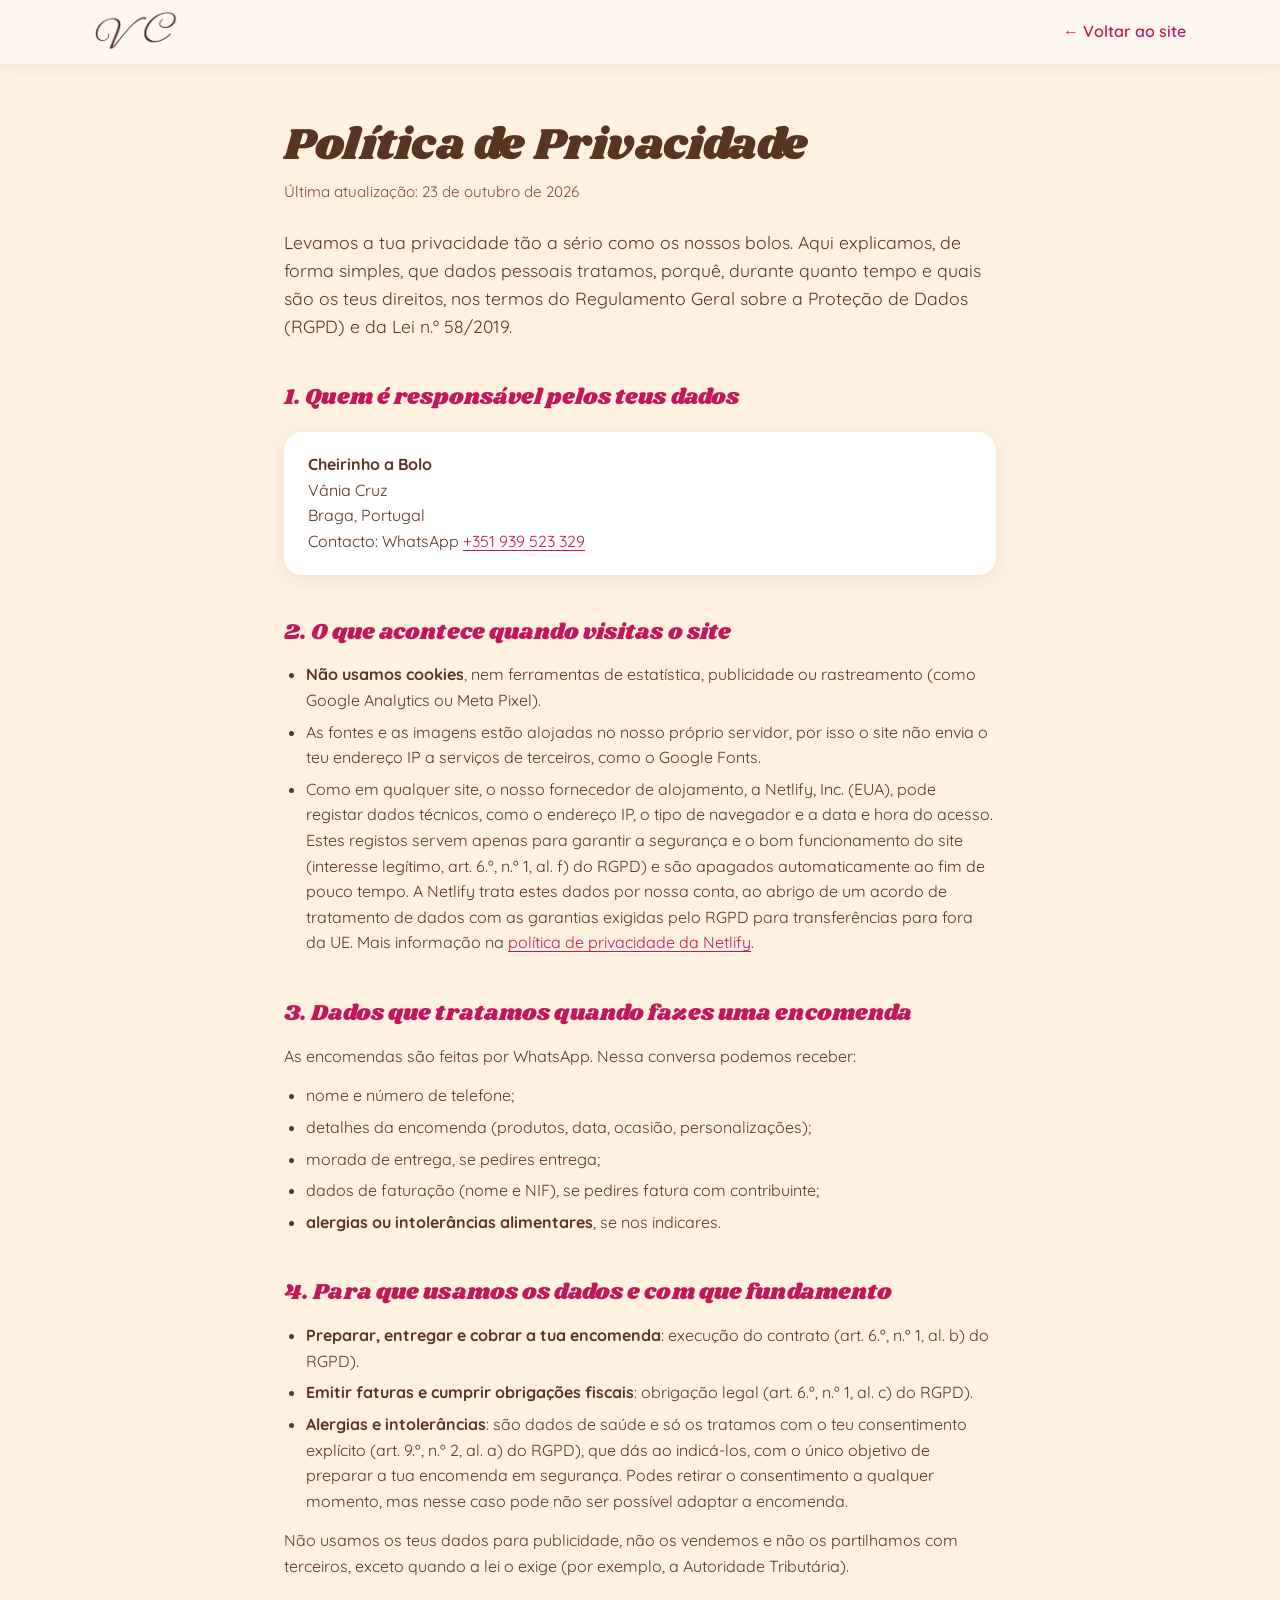
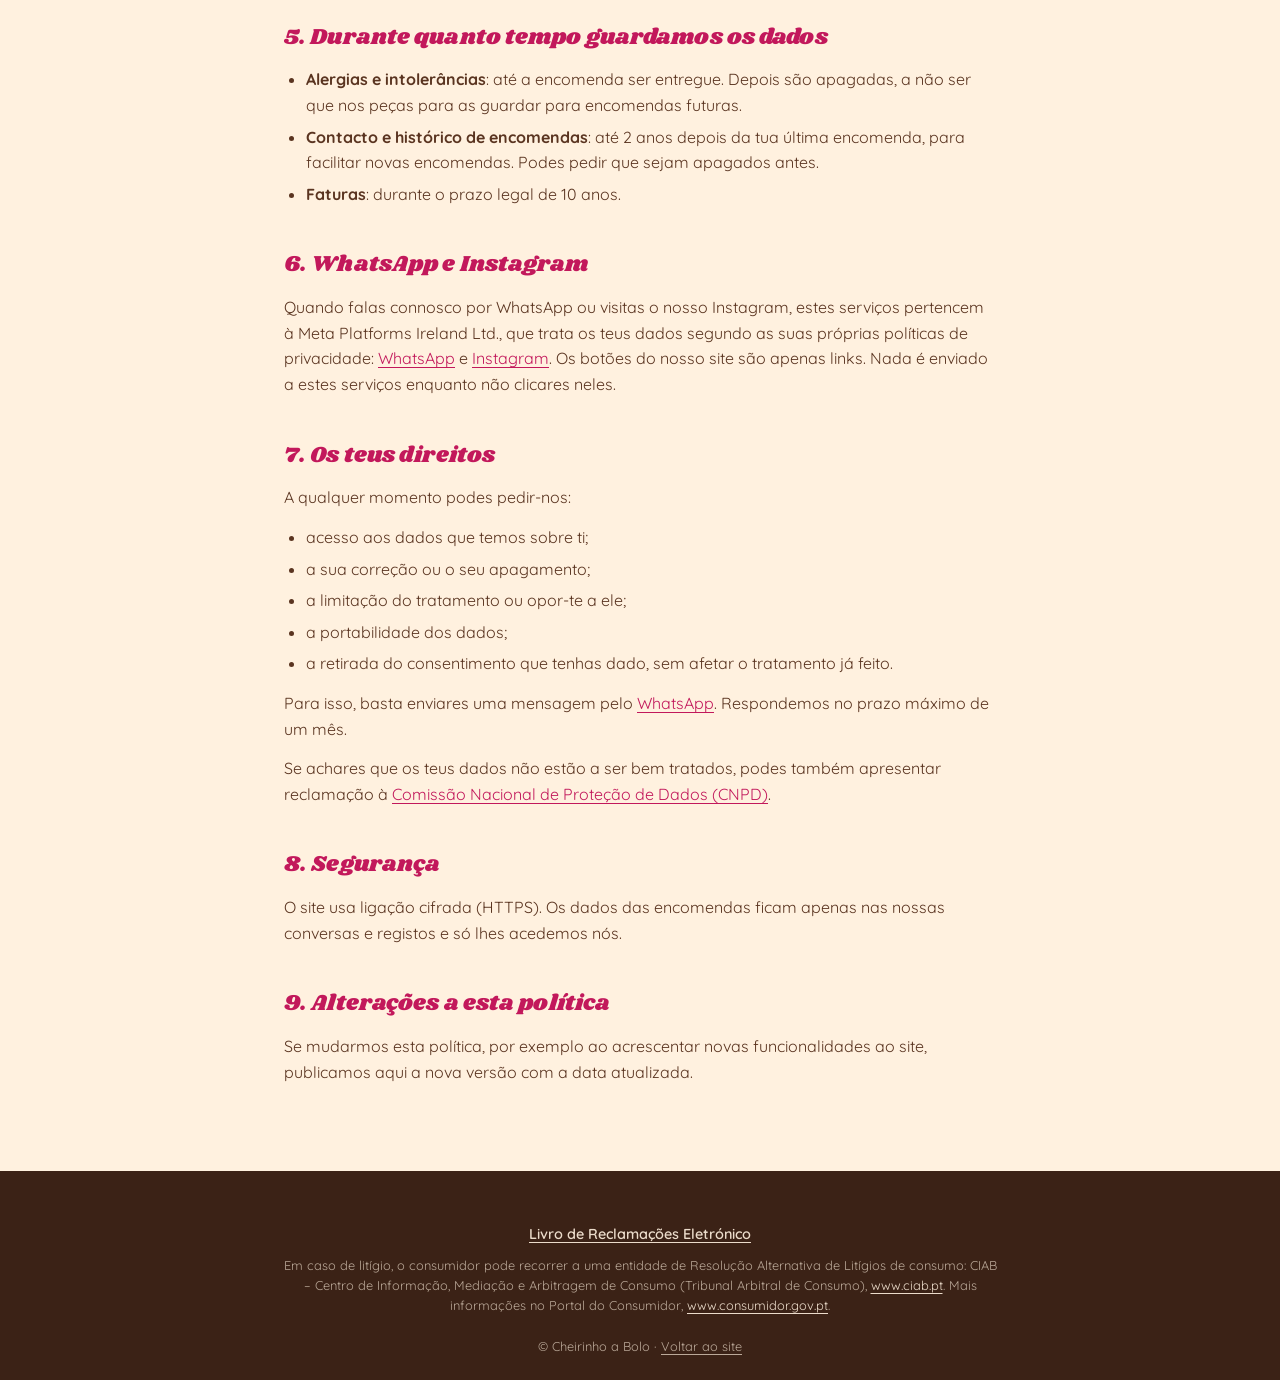
<file: privacidade.html>
<!DOCTYPE html>
<html lang="pt">
<head>
<meta charset="UTF-8">
<meta name="viewport" content="width=device-width, initial-scale=1.0">
<title>Política de Privacidade | Cheirinho a Bolo</title>
<meta name="description" content="Como a Cheirinho a Bolo trata os dados pessoais de quem visita o site e faz encomendas.">
<meta name="robots" content="noindex, follow">
<link rel="icon" href="data:image/svg+xml,<svg xmlns=%22http://www.w3.org/2000/svg%22 viewBox=%220 0 100 100%22><text y=%22.9em%22 font-size=%2290%22>🎂</text></svg>">
<link rel="preload" href="fonts/quicksand-latin.woff2" as="font" type="font/woff2" crossorigin>
<link rel="preload" href="fonts/shrikhand-latin.woff2" as="font" type="font/woff2" crossorigin>
<link rel="stylesheet" href="css/style.css?v=34">
</head>
<body>

<header class="legal-header">
  <div class="container">
    <a href="index.html" class="logo-link"><img src="images/vc-logo.png" alt="Cheirinho a Bolo" class="logo-img"></a>
    <a href="index.html" class="legal-back">← Voltar ao site</a>
  </div>
</header>

<main class="container legal">
  <h1>Política de Privacidade</h1>
  <p class="legal-updated">Última atualização: 23 de outubro de 2026</p>

  <p class="legal-lead">Levamos a tua privacidade tão a sério como os nossos bolos. Aqui explicamos, de forma simples, que dados pessoais tratamos, porquê, durante quanto tempo e quais são os teus direitos, nos termos do Regulamento Geral sobre a Proteção de Dados (RGPD) e da Lei n.º 58/2019.</p>

  <h2>1. Quem é responsável pelos teus dados</h2>
  <div class="legal-box">
    <p><strong>Cheirinho a Bolo</strong><br>
    Vânia Cruz<br>
    Braga, Portugal<br>
    Contacto: WhatsApp <a href="https://wa.me/351939523329" target="_blank" rel="noopener">+351 939 523 329</a></p>
  </div>

  <h2>2. O que acontece quando visitas o site</h2>
  <ul>
    <li><strong>Não usamos cookies</strong>, nem ferramentas de estatística, publicidade ou rastreamento (como Google Analytics ou Meta Pixel).</li>
    <li>As fontes e as imagens estão alojadas no nosso próprio servidor, por isso o site não envia o teu endereço IP a serviços de terceiros, como o Google Fonts.</li>
    <li>Como em qualquer site, o nosso fornecedor de alojamento, a Netlify, Inc. (EUA), pode registar dados técnicos, como o endereço IP, o tipo de navegador e a data e hora do acesso. Estes registos servem apenas para garantir a segurança e o bom funcionamento do site (interesse legítimo, art. 6.º, n.º 1, al. f) do RGPD) e são apagados automaticamente ao fim de pouco tempo. A Netlify trata estes dados por nossa conta, ao abrigo de um acordo de tratamento de dados com as garantias exigidas pelo RGPD para transferências para fora da UE. Mais informação na <a href="https://www.netlify.com/privacy/" target="_blank" rel="noopener">política de privacidade da Netlify</a>.</li>
  </ul>

  <h2>3. Dados que tratamos quando fazes uma encomenda</h2>
  <p>As encomendas são feitas por WhatsApp. Nessa conversa podemos receber:</p>
  <ul>
    <li>nome e número de telefone;</li>
    <li>detalhes da encomenda (produtos, data, ocasião, personalizações);</li>
    <li>morada de entrega, se pedires entrega;</li>
    <li>dados de faturação (nome e NIF), se pedires fatura com contribuinte;</li>
    <li><strong>alergias ou intolerâncias alimentares</strong>, se nos indicares.</li>
  </ul>

  <h2>4. Para que usamos os dados e com que fundamento</h2>
  <ul>
    <li><strong>Preparar, entregar e cobrar a tua encomenda</strong>: execução do contrato (art. 6.º, n.º 1, al. b) do RGPD).</li>
    <li><strong>Emitir faturas e cumprir obrigações fiscais</strong>: obrigação legal (art. 6.º, n.º 1, al. c) do RGPD).</li>
    <li><strong>Alergias e intolerâncias</strong>: são dados de saúde e só os tratamos com o teu consentimento explícito (art. 9.º, n.º 2, al. a) do RGPD), que dás ao indicá-los, com o único objetivo de preparar a tua encomenda em segurança. Podes retirar o consentimento a qualquer momento, mas nesse caso pode não ser possível adaptar a encomenda.</li>
  </ul>
  <p>Não usamos os teus dados para publicidade, não os vendemos e não os partilhamos com terceiros, exceto quando a lei o exige (por exemplo, a Autoridade Tributária).</p>

  <h2>5. Durante quanto tempo guardamos os dados</h2>
  <ul>
    <li><strong>Alergias e intolerâncias</strong>: até a encomenda ser entregue. Depois são apagadas, a não ser que nos peças para as guardar para encomendas futuras.</li>
    <li><strong>Contacto e histórico de encomendas</strong>: até 2 anos depois da tua última encomenda, para facilitar novas encomendas. Podes pedir que sejam apagados antes.</li>
    <li><strong>Faturas</strong>: durante o prazo legal de 10 anos.</li>
  </ul>

  <h2>6. WhatsApp e Instagram</h2>
  <p>Quando falas connosco por WhatsApp ou visitas o nosso Instagram, estes serviços pertencem à Meta Platforms Ireland Ltd., que trata os teus dados segundo as suas próprias políticas de privacidade: <a href="https://www.whatsapp.com/legal/privacy-policy-eea" target="_blank" rel="noopener">WhatsApp</a> e <a href="https://privacycenter.instagram.com/policy" target="_blank" rel="noopener">Instagram</a>. Os botões do nosso site são apenas links. Nada é enviado a estes serviços enquanto não clicares neles.</p>

  <h2>7. Os teus direitos</h2>
  <p>A qualquer momento podes pedir-nos:</p>
  <ul>
    <li>acesso aos dados que temos sobre ti;</li>
    <li>a sua correção ou o seu apagamento;</li>
    <li>a limitação do tratamento ou opor-te a ele;</li>
    <li>a portabilidade dos dados;</li>
    <li>a retirada do consentimento que tenhas dado, sem afetar o tratamento já feito.</li>
  </ul>
  <p>Para isso, basta enviares uma mensagem pelo <a href="https://wa.me/351939523329" target="_blank" rel="noopener">WhatsApp</a>. Respondemos no prazo máximo de um mês.</p>
  <p>Se achares que os teus dados não estão a ser bem tratados, podes também apresentar reclamação à <a href="https://www.cnpd.pt" target="_blank" rel="noopener">Comissão Nacional de Proteção de Dados (CNPD)</a>.</p>

  <h2>8. Segurança</h2>
  <p>O site usa ligação cifrada (HTTPS). Os dados das encomendas ficam apenas nas nossas conversas e registos e só lhes acedemos nós.</p>

  <h2>9. Alterações a esta política</h2>
  <p>Se mudarmos esta política, por exemplo ao acrescentar novas funcionalidades ao site, publicamos aqui a nova versão com a data atualizada.</p>
</main>

<footer class="site-footer legal-footer">
  <div class="container footer-legal">
    <p><a href="https://www.livroreclamacoes.pt/Inicio/" target="_blank" rel="noopener">Livro de Reclamações Eletrónico</a></p>
    <p>Em caso de litígio, o consumidor pode recorrer a uma entidade de Resolução Alternativa de Litígios de consumo: CIAB – Centro de Informação, Mediação e Arbitragem de Consumo (Tribunal Arbitral de Consumo), <a href="https://www.ciab.pt" target="_blank" rel="noopener">www.ciab.pt</a>. Mais informações no Portal do Consumidor, <a href="https://www.consumidor.gov.pt" target="_blank" rel="noopener">www.consumidor.gov.pt</a>.</p>
  </div>
  <p class="footer-bottom">© Cheirinho a Bolo · <a href="index.html">Voltar ao site</a></p>
</footer>

</body>
</html>
</file>
<file: css/style.css>
/* ---------- Fontes (alojadas localmente, sem pedidos à Google) ---------- */
@font-face {
  font-family: 'Quicksand';
  font-style: normal;
  font-weight: 400 700;
  font-display: swap;
  src: url('../fonts/quicksand-latin.woff2') format('woff2');
}

@font-face {
  font-family: 'Shrikhand';
  font-style: normal;
  font-weight: 400;
  font-display: swap;
  src: url('../fonts/shrikhand-latin.woff2') format('woff2');
}

/* ---------- Reset & base ---------- */
* { box-sizing: border-box; margin: 0; padding: 0; }

:root {
  /* Marca (cabeçalho) */
  --pink: #f7c6d0;
  --pink-dark: #e79aac;
  --cream: #fff8f0;
  --brown: #5a3420;
  --brown-deep: #3b2216;

  /* Papel de festa: uma cor por secção */
  --chiclete: #f7c6d0;
  --baunilha: #fff1df;
  --framboesa: #c2185b;
  --chocolate: #4a2a1a;
  --menta: #cfeee0;
  --algodao: #fde3ea;

  --amarelo: #f2b134;
  --verde-menta: #9ed9c4;

  --whatsapp: #147a3f;
  --whatsapp-dark: #0f6232;

  --radius: 18px;
  --festao: 22px;
  --display: 'Shrikhand', 'Quicksand', cursive;
}

html {
  scroll-behavior: smooth;
  scroll-padding-top: 72px;
  scrollbar-color: var(--framboesa) var(--baunilha);
}

body {
  font-family: 'Quicksand', sans-serif;
  color: var(--brown);
  background: var(--baunilha);
  line-height: 1.6;
  overflow-x: hidden;
}

::selection { background: var(--framboesa); color: #fff; }

:focus-visible {
  outline: 3px solid var(--framboesa);
  outline-offset: 3px;
  border-radius: 6px;
}

h1, h2, h3 {
  font-weight: 700;
  color: inherit;
  text-wrap: balance;
}

h1, h2 {
  font-family: var(--display);
  font-weight: 400;
  letter-spacing: 0.005em;
}

.container {
  width: 100%;
  max-width: 1140px;
  margin: 0 auto;
  padding: 0 24px;
}

a { text-decoration: none; color: inherit; }
ul { list-style: none; }
img { max-width: 100%; display: block; }

.center { text-align: center; }

/* ---------- Buttons ---------- */
.btn {
  display: inline-flex;
  align-items: center;
  gap: 8px;
  padding: 14px 28px;
  border-radius: 999px;
  font-weight: 700;
  font-size: 1rem;
  border: 2px solid transparent;
  cursor: pointer;
  transition: transform 0.2s cubic-bezier(0.2, 0.8, 0.2, 1), box-shadow 0.2s ease, background 0.2s ease;
}
.btn:hover { transform: translateY(-2px); }
.btn:active { transform: translateY(0) scale(0.98); }

.whatsapp-icon {
  width: 20px;
  height: 20px;
  object-fit: contain;
}
.btn-small .whatsapp-icon { width: 16px; height: 16px; }

.btn-whatsapp {
  background: var(--whatsapp);
  color: #fff;
  box-shadow: 0 8px 20px rgba(20, 122, 63, 0.3);
}
.btn-whatsapp:hover { background: var(--whatsapp-dark); box-shadow: 0 12px 26px rgba(20, 122, 63, 0.35); }

.btn-small {
  padding: 8px 18px;
  font-size: 0.85rem;
}

/* ---------- Header (cores da marca) ---------- */
.site-header {
  position: sticky;
  top: 0;
  z-index: 100;
  background: rgba(255, 248, 240, 0.94);
  backdrop-filter: blur(8px);
  border-bottom: 1px solid rgba(90, 52, 32, 0.1);
}

.header-inner {
  display: flex;
  align-items: center;
  justify-content: space-between;
  padding-top: 12px;
  padding-bottom: 12px;
}

.logo-link { display: flex; align-items: center; }
.logo-img {
  height: 40px;
  width: auto;
}

.nav {
  display: flex;
  flex-wrap: wrap;
  gap: 24px;
}
.nav a {
  font-weight: 600;
  color: var(--brown);
  position: relative;
  padding: 4px 0;
}
.nav a::after {
  content: '';
  position: absolute;
  left: 0;
  right: 0;
  bottom: 0;
  height: 3px;
  border-radius: 3px;
  background: var(--pink-dark);
  transform: scaleX(0);
  transition: transform 0.35s cubic-bezier(0.2, 0.8, 0.2, 1);
}
.nav a:hover::after,
.nav a.ativo::after { transform: scaleX(1); }

.header-actions {
  display: flex;
  align-items: center;
  gap: 14px;
}

.nav-toggle {
  display: none;
  flex-direction: column;
  gap: 5px;
  background: none;
  border: none;
  cursor: pointer;
  padding: 6px;
}
.nav-toggle span {
  width: 24px;
  height: 2px;
  background: var(--brown);
  border-radius: 2px;
}

/* ---------- Secções: folhas de papel de festa ---------- */
.secao {
  --bg: var(--baunilha);
  --ink: var(--brown);
  --ink-soft: #7a4c33;
  position: relative;
  background-color: var(--bg);
  color: var(--ink);
  padding: calc(88px + var(--festao)) 0 88px;
}

/* Padrão do papel: cada folha tem o seu estampado, tom sobre tom */
.secao::before {
  content: '';
  position: absolute;
  inset: 0;
  z-index: 0;
  pointer-events: none;
  background: var(--padrao, none);
}
.secao > .container { position: relative; z-index: 1; }

/* Festão recortado: a borda de cada folha cai sobre a seguinte */
.secao::after {
  content: '';
  position: absolute;
  left: 0;
  right: 0;
  top: 100%;
  height: var(--festao);
  z-index: 3;
  pointer-events: none;
  background: radial-gradient(circle at 50% 0, var(--bg) calc(var(--festao) - 0.5px), transparent var(--festao)) 0 0 / calc(var(--festao) * 2) var(--festao) repeat-x;
  transform-origin: 50% 0;
}

.hero    { --bg: var(--chiclete); }
.sobre   { --bg: var(--baunilha); --prev: var(--chiclete); --prev-ink: var(--brown); --prev-ink-soft: #7a4c33; }
.menus   { --bg: var(--framboesa); --ink: #fff; --ink-soft: #ffe1ec; --prev: var(--baunilha); --prev-ink: var(--brown); --prev-ink-soft: #7a4c33; --prev2: var(--chiclete); }
.produtos { --bg: var(--chocolate); --ink: var(--baunilha); --ink-soft: #f1d6c4; --prev: var(--framboesa); --prev-ink: #fff; --prev-ink-soft: #ffe1ec; --prev2: var(--baunilha); }
.produtos-ocasioes { --bg: var(--menta); --ink: #22473a; --ink-soft: #2f5a4a; --prev: var(--chocolate); --prev-ink: var(--baunilha); --prev-ink-soft: #f1d6c4; --prev2: var(--framboesa); }
.sobre   { --padrao: url('../images/padroes/bolinhas.svg') 0 0 / 44px 44px; }
.menus   { --padrao: repeating-linear-gradient(135deg, rgba(255, 255, 255, 0.07) 0 14px, transparent 14px 28px); }
.produtos { --padrao: url('../images/padroes/granulado.svg') 0 0 / 160px 160px; }
.produtos-ocasioes { --padrao: radial-gradient(circle, rgba(255, 255, 255, 0.55) 2px, transparent 2.5px) 0 0 / 26px 26px; }
.passos  {
  /* Xadrez de toalha de piquenique */
  --padrao:
    repeating-linear-gradient(0deg, rgba(194, 24, 91, 0.06) 0 16px, transparent 16px 32px),
    repeating-linear-gradient(90deg, rgba(194, 24, 91, 0.06) 0 16px, transparent 16px 32px);
}
.passos  { --bg: var(--algodao); --prev: #e6dcf7; --prev-ink: #3d2a5c; --prev-ink-soft: #54407a; --prev2: var(--chocolate); }

/* Transição de fundo: cada folha chega com a cor e a tinta da anterior e,
   ao entrar no ecrã, assenta na sua; o festão de cima desce ao mesmo tempo.
   Sem JS (ou com movimento reduzido) cada secção fica logo com a sua cor. */
@property --ink { syntax: '<color>'; inherits: true; initial-value: #5a3420; }
@property --ink-soft { syntax: '<color>'; inherits: true; initial-value: #7a4c33; }

.chegada .secao:not(.hero) {
  transition: background-color 0.9s cubic-bezier(0.2, 0.8, 0.2, 1), --ink 0.9s cubic-bezier(0.2, 0.8, 0.2, 1), --ink-soft 0.9s cubic-bezier(0.2, 0.8, 0.2, 1);
}
.chegada .secao:not(.hero):not(.chegou) {
  background-color: var(--prev);
  --ink: var(--prev-ink);
  --ink-soft: var(--prev-ink-soft);
}
.chegada .secao:not(.chegou) + .secao:not(.chegou) {
  /* Enquanto a folha de cima ainda espera, esta segue-a, para as duas mudarem em sincronia */
  background-color: var(--prev2);
}
.chegada .secao:not(.hero)::before {
  transition: clip-path 1.2s cubic-bezier(0.2, 0.8, 0.2, 1) 0.15s;
}
.chegada .secao:not(.chegou)::before { clip-path: inset(0 0 100% 0); }

.chegada .secao:not(.hero) h2,
.chegada .secao:not(.hero) .section-sub {
  transition: opacity 0.8s ease-out, transform 0.9s cubic-bezier(0.2, 0.8, 0.2, 1);
}
.chegada .secao:not(.hero) .section-sub { transition-delay: 0.12s; }
.chegada .secao:not(.chegou) h2,
.chegada .secao:not(.chegou) .section-sub {
  opacity: 0;
  transform: translateY(28px);
}

/* Fotos entram em sequência quando a grelha aparece (também ao abrir "Ver todas") */
.chegada .produto-grid .produto-card {
  transition: opacity 0.6s ease-out, transform 0.7s cubic-bezier(0.2, 0.8, 0.2, 1);
  transition-delay: calc(min(var(--n, 0), 8) * 60ms);
}
.chegada .produto-grid:not(.visivel) .produto-card {
  opacity: 0;
  transform: translateY(18px) scale(0.97);
}

.chegada .secao::after { transition: transform 0.9s cubic-bezier(0.2, 0.8, 0.2, 1); }
.chegada .secao:has(+ .secao:not(.chegou))::after { transform: scaleY(0); }

.secao h2 {
  font-size: clamp(2.1rem, 4.6vw, 3.3rem);
  line-height: 1.1;
  margin-bottom: 14px;
}

.section-sub {
  color: var(--ink-soft);
  max-width: 560px;
  margin: 0 auto 44px;
  font-size: 1.05rem;
}

/* ---------- Hero ---------- */
.hero { padding: 150px 0 110px; }

.bandeirolas {
  position: absolute;
  top: 0;
  left: 0;
  width: 100%;
  height: auto;
  z-index: 2;
  overflow: visible;
}
.bandeirolas-mobile { display: none; }
.bandeirolas .flag {
  transform-box: fill-box;
  transform-origin: 50% 0;
  filter: drop-shadow(0 4px 3px rgba(90, 52, 32, 0.18));
}

.confettis {
  position: absolute;
  inset: 0;
  z-index: 0;
  overflow: hidden;
  pointer-events: none;
  /* Clareira atrás do texto: os confettis caem à volta, não por cima das letras */
  -webkit-mask-image: radial-gradient(ellipse 34% 38% at 50% 56%, transparent 60%, #000 100%);
  mask-image: radial-gradient(ellipse 34% 38% at 50% 56%, transparent 60%, #000 100%);
}
.confettis::before,
.confettis::after {
  content: '';
  position: absolute;
  left: 0;
  right: 0;
  top: -380px;
  bottom: 0;
  background: url('../images/confettis-a.svg') 0 0 / 260px 260px;
  opacity: 0.8;
  will-change: transform;
}
.confettis::after {
  background: url('../images/confettis-b.svg') 90px 40px / 380px 380px;
  opacity: 0.6;
}

@media (prefers-reduced-motion: no-preference) {
  .js .passos:not(.visivel) .bandeirolas .flag { transform: scaleY(0); }
  .js .hero .bandeirolas .flag,
  .js .passos.visivel .bandeirolas .flag {
    animation:
      bandeira 0.9s cubic-bezier(0.2, 0.8, 0.2, 1) calc(var(--i) * 55ms) both,
      balanco 5s ease-in-out calc(0.9s + var(--i) * 55ms) infinite;
  }
  .confettis::before { animation: cair-a 26s linear infinite; }
  .confettis::after { animation: cair-b 44s linear infinite; }
}

@keyframes bandeira {
  0%   { transform: scaleY(0) rotate(0deg); }
  60%  { transform: scaleY(1.06) rotate(5deg); }
  100% { transform: scaleY(1) rotate(0deg); }
}
@keyframes balanco {
  0%, 100% { transform: rotate(0deg); }
  25% { transform: rotate(3deg); }
  75% { transform: rotate(-3deg); }
}
@keyframes cair-a { from { transform: translateY(0); } to { transform: translateY(260px); } }
@keyframes cair-b { from { transform: translateY(0); } to { transform: translateY(380px); } }

.hero-inner {
  position: relative;
  z-index: 1;
  display: flex;
  flex-direction: column;
  align-items: center;
  text-align: center;
}

.hero-text h1 {
  font-size: clamp(2.5rem, 6.4vw, 4.8rem);
  line-height: 1.05;
  max-width: 14ch;
  margin: 0 auto 22px;
}

.hero-sub {
  font-size: 1.15rem;
  font-weight: 500;
  margin: 0 auto 32px;
  max-width: 480px;
}

.hero-cta {
  display: flex;
  flex-wrap: wrap;
  justify-content: center;
  gap: 16px;
}

.instagram-chip {
  display: inline-flex;
  align-items: center;
  gap: 8px;
  font-weight: 700;
  color: var(--brown);
  background: var(--baunilha);
  padding: 12px 20px;
  border-radius: 999px;
  box-shadow: 0 8px 20px rgba(90, 52, 32, 0.14);
  transition: transform 0.2s cubic-bezier(0.2, 0.8, 0.2, 1);
}
.instagram-chip:hover { transform: translateY(-2px); }

/* ---------- Sobre ---------- */
.sobre-inner {
  display: grid;
  grid-template-columns: 0.8fr 1.2fr;
  gap: 56px;
  align-items: center;
}

.hero-visual {
  position: relative;
  height: 340px;
}

.hero-blob {
  position: absolute;
  inset: 0;
  margin: auto;
  width: 300px;
  height: 300px;
  border-radius: 50%;
  object-fit: cover;
  box-shadow: 0 0 0 10px var(--chiclete), 0 18px 40px rgba(90, 52, 32, 0.2);
}

.hero-emoji {
  position: absolute;
  font-size: 4rem;
  filter: drop-shadow(0 8px 12px rgba(90, 52, 32, 0.2));
}
.hero-emoji-1 { top: 2%; left: 62%; }
.hero-emoji-2 { bottom: 12%; left: 12%; font-size: 3rem; }
.hero-emoji-3 { bottom: 18%; right: 8%; font-size: 3rem; }

.sobre-text h2 { font-size: clamp(1.9rem, 3.6vw, 2.7rem); margin-bottom: 18px; }
.sobre-text p { color: var(--ink-soft); font-size: 1.05rem; max-width: 60ch; }

/* ---------- Menus: bilhetes de festa ---------- */
.menus-grid {
  display: grid;
  grid-template-columns: repeat(auto-fit, minmax(260px, 1fr));
  gap: 26px;
  align-items: start;
}

.menu-card {
  position: relative;
  display: flex;
  flex-direction: column;
  background: #fffaf3;
  color: var(--brown);
  border-radius: var(--radius);
  padding: 26px 24px 24px;
  box-shadow: 0 14px 30px rgba(70, 8, 34, 0.28);
  transition: transform 0.3s cubic-bezier(0.2, 0.8, 0.2, 1);
}
.menu-card:hover { transform: translateY(-4px) rotate(-0.6deg); }
.menu-card:nth-child(even):hover { transform: translateY(-4px) rotate(0.6deg); }

.menu-card-head {
  display: flex;
  align-items: center;
  justify-content: space-between;
  gap: 12px;
  margin-bottom: 16px;
}
.menu-card-head h3 {
  font-family: var(--display);
  font-weight: 400;
  font-size: 1.7rem;
  line-height: 1;
  color: var(--framboesa);
}

.menu-pessoas {
  flex-shrink: 0;
  font-size: 0.85rem;
  font-weight: 700;
  color: var(--brown);
  background: var(--chiclete);
  padding: 3px 12px;
  border-radius: 999px;
}

.menu-itens li {
  display: flex;
  gap: 12px;
  padding: 4px 0;
  font-size: 0.95rem;
  font-weight: 500;
}
.menu-itens li span {
  min-width: 26px;
  text-align: right;
  font-weight: 700;
  font-variant-numeric: tabular-nums;
}

.menu-doces {
  margin-top: 12px;
  padding-top: 12px;
  border-top: 1px solid rgba(90, 52, 32, 0.12);
}

/* Picotado do bilhete, com os recortes na cor da secção */
.menu-picotado {
  position: relative;
  margin: 22px -24px 20px;
  border-top: 2px dashed rgba(194, 24, 91, 0.35);
}
.menu-picotado::before,
.menu-picotado::after {
  content: '';
  position: absolute;
  top: -12px;
  width: 22px;
  height: 22px;
  border-radius: 50%;
  background: var(--framboesa);
}
.menu-picotado::before { left: -11px; }
.menu-picotado::after { right: -11px; }

.menu-card .btn { align-self: flex-start; }

/* ---------- Produtos ---------- */
.produto-categoria { margin-top: 56px; }
.produto-categoria:first-of-type { margin-top: 0; }

.produto-categoria h3 {
  font-size: 1.3rem;
  margin: 0;
  display: flex;
  align-items: center;
  gap: 10px;
  color: var(--ink);
}

.categoria-icon {
  width: 26px;
  height: 26px;
  object-fit: contain;
}

.produto-cat-toggle {
  display: flex;
  align-items: center;
  justify-content: space-between;
  gap: 16px;
  width: 100%;
  background: none;
  border: none;
  border-bottom: 2px dotted color-mix(in srgb, var(--ink) 30%, transparent);
  padding: 0 0 12px;
  margin-bottom: 22px;
  cursor: pointer;
  font-family: inherit;
  text-align: left;
  color: var(--ink);
}
.produto-categoria > h3 {
  border-bottom: 2px dotted color-mix(in srgb, var(--ink) 30%, transparent);
  padding-bottom: 12px;
  margin-bottom: 22px;
}

.toggle-hint {
  display: inline-flex;
  align-items: center;
  gap: 6px;
  flex-shrink: 0;
  font-size: 0.85rem;
  font-weight: 700;
  padding: 6px 14px;
  border-radius: 999px;
  background: var(--chiclete);
  color: var(--brown);
  transition: background 0.2s ease;
}
.produto-cat-toggle:hover .toggle-hint { background: #fff; }
.produtos-ocasioes .toggle-hint { background: #fff; }
.produtos-ocasioes .produto-cat-toggle:hover .toggle-hint { background: var(--chiclete); }

.chevron {
  display: inline-block;
  width: 12px;
  height: 12px;
  transition: transform 0.3s cubic-bezier(0.2, 0.8, 0.2, 1);
}
.produto-cat-toggle[aria-expanded="true"] .chevron { transform: rotate(180deg); }

.produto-grid {
  display: grid;
  grid-template-columns: repeat(3, 1fr);
  gap: 22px;
}

.produto-grid-extra { margin-top: 22px; }
.produto-grid[hidden] { display: none; }

.produto-card { border-radius: var(--radius); }

.produto-card-img {
  border-radius: var(--radius);
  aspect-ratio: 3 / 4;
  overflow: hidden;
  background: color-mix(in srgb, var(--ink) 12%, var(--bg));
  box-shadow: 0 14px 30px rgba(20, 8, 2, 0.3);
}
.produtos-ocasioes .produto-card-img { box-shadow: 0 14px 30px rgba(20, 70, 52, 0.22); }

.produto-card-img img {
  width: 100%;
  height: 100%;
  object-fit: cover;
  cursor: zoom-in;
  transition: transform 0.6s cubic-bezier(0.2, 0.8, 0.2, 1);
}
.produto-card-img:hover img { transform: scale(1.05); }

/* ---------- Ocasiões: cada data com o seu papel ---------- */
.produtos-ocasioes { padding-bottom: 0; }
.produtos-ocasioes::after { display: none; }

.tema {
  --tema: var(--menta);
  --tema-prev: var(--menta);
  --tema-padrao: none;
  position: relative;
  margin-top: 0;
  /* Faixa a toda a largura, mantendo o conteúdo alinhado ao container */
  margin-inline: calc(50% - 50vw);
  padding: calc(64px + var(--festao)) calc(50vw - 50%) 64px;
  background: var(--tema-padrao), var(--tema);
  color: var(--ink);
}
.produto-categoria.tema:first-of-type { margin-top: 0; }

/* Festão da faixa anterior a cair sobre esta */
.tema::before,
.tema:last-child::after {
  content: '';
  position: absolute;
  left: 50%;
  width: 100vw;
  height: var(--festao);
  transform: translateX(-50%);
  pointer-events: none;
  background: radial-gradient(circle at 50% 0, var(--c) calc(var(--festao) - 0.5px), transparent var(--festao)) 0 0 / calc(var(--festao) * 2) var(--festao) repeat-x;
}
.tema::before { top: -1px; --c: var(--tema-prev); }
.tema:last-child { z-index: 4; }
.tema:last-child::after { top: 100%; --c: var(--tema); }

.tema .produto-cat-toggle,
.tema > h3 { color: var(--ink); }
.tema .produto-card-img { box-shadow: 0 14px 30px color-mix(in srgb, var(--ink) 25%, transparent); }

.tema-pascoa    { --tema-padrao: url('../images/padroes/ovos.svg') 0 0 / 96px 96px; }
.tema-natal     { --tema-padrao: url('../images/padroes/flocos.svg') 0 0 / 120px 120px; }
.tema-mae       { --tema-padrao: url('../images/padroes/flores.svg') 0 0 / 100px 100px; }
.tema-pai       { --tema-padrao: url('../images/padroes/lacos.svg') 0 0 / 96px 96px; }
.tema-crianca   { --tema-padrao: url('../images/padroes/baloes.svg') 0 0 / 120px 120px; }
.tema-namorados { --tema-padrao: url('../images/padroes/coracoes.svg') 0 0 / 100px 100px; }
.tema-cha       { --tema-padrao: url('../images/padroes/revelacao.svg') 0 0 / 48px 48px; }
.tema-pascoa    { --tema: #fbe7a1; --tema-prev: var(--menta); --ink: #4a3510; --ink-soft: #6b5220; }
.tema-natal     { --tema: #1f5a3d; --tema-prev: #fbe7a1; --ink: #fff1df; --ink-soft: #d9ead9; }
.tema-mae       { --tema: #f9d3de; --tema-prev: #1f5a3d; --ink: var(--brown); --ink-soft: #7a4c33; }
.tema-pai       { --tema: #cfe0f5; --tema-prev: #f9d3de; --ink: #1d3557; --ink-soft: #2d4a70; }
.tema-crianca   { --tema: #ffd166; --tema-prev: #cfe0f5; --ink: #4a2a1a; --ink-soft: #6b3f22; }
.tema-namorados { --tema: #b3122e; --tema-prev: #ffd166; --ink: #fff; --ink-soft: #ffe1e6; }
.tema-cha       { --tema: #e6dcf7; --tema-prev: #b3122e; --ink: #3d2a5c; --ink-soft: #54407a; }

.tema-natal .produto-card-img,
.tema-namorados .produto-card-img { box-shadow: 0 14px 30px rgba(20, 8, 2, 0.32); }

.tema-natal .toggle-hint,
.tema-namorados .toggle-hint { background: var(--baunilha); }

/* ---------- Lightbox ---------- */
.lightbox {
  position: fixed;
  inset: 0;
  z-index: 1000;
  display: flex;
  align-items: center;
  justify-content: center;
  background: rgba(40, 18, 10, 0.92);
  padding: 32px;
}
.lightbox[hidden] { display: none; }
@media (prefers-reduced-motion: no-preference) {
  .lightbox:not([hidden]) { animation: abrir-fundo 0.25s ease-out; }
  .lightbox:not([hidden]) .lightbox-img { animation: abrir-foto 0.35s cubic-bezier(0.2, 0.8, 0.2, 1); }
}
@keyframes abrir-fundo { from { opacity: 0; } }
@keyframes abrir-foto { from { opacity: 0; transform: scale(0.94); } }

.lightbox-img {
  max-width: 100%;
  max-height: 100%;
  border-radius: 12px;
  box-shadow: 0 20px 60px rgba(0, 0, 0, 0.5);
}

.lightbox-close {
  position: fixed;
  top: 20px;
  right: 28px;
  background: none;
  border: none;
  color: #fff;
  line-height: 0;
  cursor: pointer;
  padding: 8px;
}
.lightbox-close:hover { color: var(--pink); }

/* ---------- Como encomendar ---------- */
.passos { padding-top: calc(150px + var(--festao)); }
.passos .bandeirolas { top: var(--festao); }
.passos h2 { margin-bottom: 56px; }

.passos-grid {
  display: grid;
  grid-template-columns: repeat(3, 1fr);
  gap: 32px;
  margin-bottom: 52px;
}

.passo { text-align: center; padding: 0 16px; }

.passo-num {
  font-family: var(--display);
  font-size: 4.5rem;
  line-height: 1;
  color: var(--chocolate);
  margin-bottom: 10px;
}

.passo h3 { font-size: 1.3rem; margin-bottom: 6px; }
.passo p { color: var(--ink-soft); }

.passos-cta { text-align: center; }

.passos-alergenios {
  max-width: 640px;
  margin: 0 auto 28px;
  text-align: center;
  color: var(--ink-soft);
}

/* ---------- Footer ---------- */
.site-footer {
  background: var(--brown-deep);
  color: var(--baunilha);
  padding: calc(56px + var(--festao)) 0 24px;
}

.footer-inner {
  display: flex;
  align-items: center;
  justify-content: space-between;
  flex-wrap: wrap;
  gap: 32px;
  padding-bottom: 32px;
  border-bottom: 1px solid rgba(255, 241, 223, 0.15);
}

.footer-brand,
.footer-links { flex: 1 1 0; }

.footer-brand p { color: rgba(255, 241, 223, 0.8); max-width: 320px; }

.footer-logo-img {
  height: 152px;
  width: 152px;
  border-radius: 50%;
  object-fit: cover;
  flex-shrink: 0;
  box-shadow: 0 0 0 6px var(--chiclete);
}

.footer-links { text-align: right; }
.footer-links a {
  display: block;
  color: rgba(255, 241, 223, 0.9);
  margin-bottom: 8px;
}
.footer-links a:hover { color: var(--pink); }

.footer-links a.footer-link-icon {
  display: inline-flex;
  align-items: center;
  gap: 6px;
  justify-content: flex-end;
}

.ig-icon {
  width: 18px;
  height: 18px;
  border-radius: 4px;
  object-fit: cover;
  vertical-align: middle;
}

.footer-bottom {
  text-align: center;
  font-size: 0.8rem;
  color: rgba(255, 241, 223, 0.65);
  margin-top: 20px;
}
.footer-bottom a { text-decoration: underline; text-underline-offset: 3px; }

.footer-legal {
  text-align: center;
  font-size: 0.8rem;
  color: rgba(255, 241, 223, 0.65);
  margin-top: 20px;
}
.footer-legal p { max-width: 720px; margin: 0 auto 8px; }
.footer-legal a { color: rgba(255, 241, 223, 0.9); text-decoration: underline; text-underline-offset: 3px; }
.footer-legal a:hover { color: var(--pink); }
.footer-legal p:first-child a { font-weight: 600; font-size: 0.9rem; }
.footer-bottom a:hover { color: var(--pink); }

/* ---------- Página legal (privacidade) ---------- */
.legal-header {
  background: var(--cream);
  box-shadow: 0 2px 12px rgba(90, 52, 32, 0.08);
}
.legal-header .container {
  display: flex;
  align-items: center;
  justify-content: space-between;
  gap: 16px;
  padding-top: 12px;
  padding-bottom: 12px;
}
.legal-back { font-weight: 600; color: var(--framboesa); }
.legal-back:hover { text-decoration: underline; }

.legal {
  max-width: 760px;
  padding-top: 56px;
  padding-bottom: 72px;
}
.legal h1 { font-size: clamp(2rem, 5vw, 2.8rem); line-height: 1.15; margin-bottom: 8px; }
.legal h2 { font-size: 1.4rem; margin: 40px 0 12px; color: var(--framboesa); }
.legal p,
.legal ul { margin-bottom: 14px; }
.legal ul { list-style: disc; padding-left: 22px; }
.legal li { margin-bottom: 6px; }
.legal a { color: var(--framboesa); text-decoration: underline; text-underline-offset: 3px; }
.legal-updated { color: #7a4c33; font-size: 0.95rem; }
.legal-lead { font-size: 1.1rem; margin-top: 24px; }

.legal-box {
  background: #fff;
  border-radius: var(--radius);
  padding: 20px 24px;
  margin: 16px 0;
  box-shadow: 0 4px 18px rgba(90, 52, 32, 0.08);
}
.legal-box p:last-child,
.legal-box ul:last-child { margin-bottom: 0; }

.site-footer.legal-footer { padding-top: 32px; }

/* ---------- Responsive ---------- */
@media (max-width: 860px) {
  .sobre-inner { grid-template-columns: 1fr; gap: 24px; }
  .produto-grid { grid-template-columns: repeat(2, 1fr); }
  .passos-grid { grid-template-columns: 1fr; }
}

@media (max-width: 640px) {
  :root { --festao: 14px; }
  .container { padding: 0 16px; }
  .secao { padding: calc(64px + var(--festao)) 0 64px; }
  .hero { padding: 96px 0 80px; }
  .passos { padding-top: calc(100px + var(--festao)); }
  .nav {
    position: absolute;
    top: 100%;
    left: 0;
    right: 0;
    background: var(--cream);
    flex-direction: column;
    padding: 20px 24px;
    gap: 16px;
    box-shadow: 0 10px 30px rgba(90, 52, 32, 0.12);
    display: none;
  }
  .nav.open { display: flex; }
  .nav a { align-self: flex-start; }
  .nav-toggle { display: flex; }
  .hero-visual { height: 280px; }
  .hero-blob { width: 230px; height: 230px; }
  .produto-grid { grid-template-columns: repeat(2, 1fr); gap: 12px; }
  .produto-grid-extra { margin-top: 12px; }
  .produto-card-img { border-radius: 12px; }
  .bandeirolas-desktop { display: none; }
  .bandeirolas-mobile { display: block; }
  .footer-inner { flex-direction: column; text-align: center; }
  .footer-links { text-align: center; }
  .footer-links a.footer-link-icon { justify-content: center; }
}
</file>
